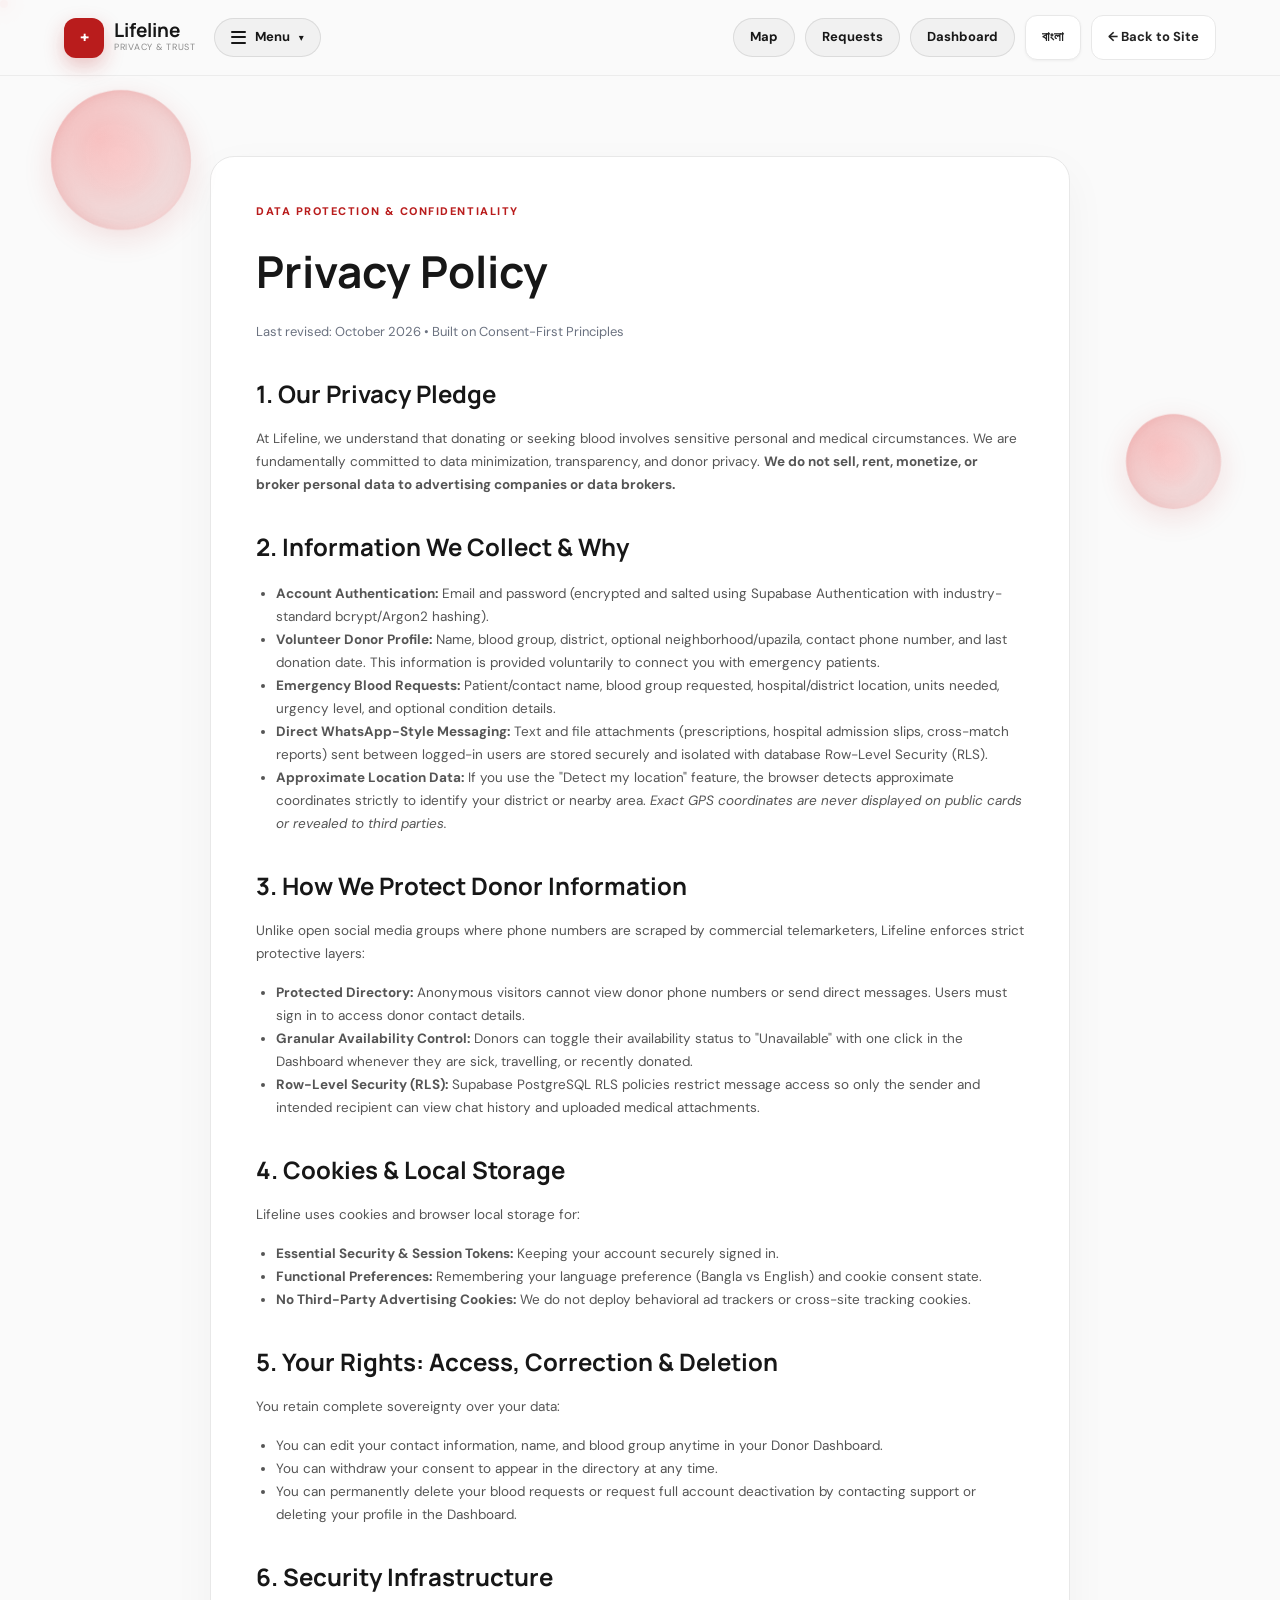
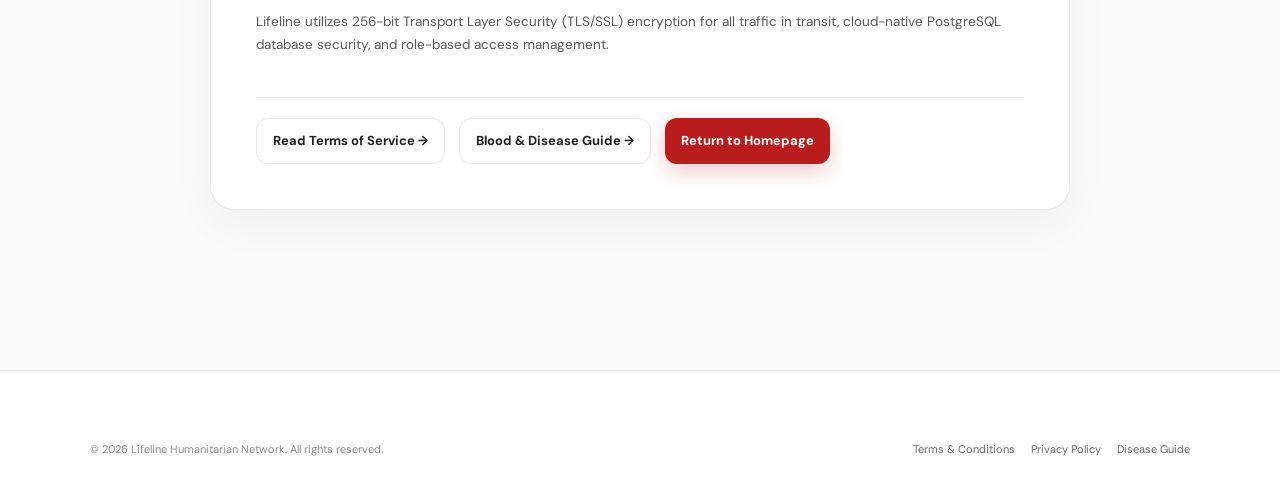
<file: privacy.html>
<!DOCTYPE html>
<html lang="en">
<head>
  <meta charset="UTF-8" />
  <meta name="viewport" content="width=device-width, initial-scale=1.0" />
  <meta name="theme-color" content="#b91c1c" />
  <meta name="description" content="Privacy Policy and Data Protection standards for Lifeline blood donation platform." />
  <title>Privacy Policy — Lifeline</title>

  <link rel="preconnect" href="https://fonts.googleapis.com">
  <link rel="preconnect" href="https://fonts.gstatic.com" crossorigin>
  <link href="https://fonts.googleapis.com/css2?family=DM+Sans:wght@400;500;600;700&family=Manrope:wght@600;700;800&display=swap" rel="stylesheet">
  <link rel="stylesheet" href="styles.css" />
  <link href="https://fonts.googleapis.com/css2?family=Hind+Siliguri:wght@400;500;600;700&display=swap" rel="stylesheet">
</head>

<body>
  <div class="bg-animation-wrapper" aria-hidden="true">
    <div class="floating-cell"></div>
    <div class="floating-cell"></div>
    <div class="plasma-particle"></div>
  </div>

  <header class="site-header">
    <div class="header-brand-group">
      <a class="brand" href="index.html" aria-label="Lifeline home">
        <span class="brand-mark">+</span>
        <span>
          <strong>Lifeline</strong>
          <small>Privacy & Trust</small>
        </span>
      </a>

      <!-- Menu Button that hides all 7 buttons behind 1 clean button -->
      <button class="menu-trigger-btn" id="menu-trigger-btn" type="button" aria-label="Explore pages" aria-expanded="false">
        <span class="menu-burger" aria-hidden="true">
          <span></span><span></span><span></span>
        </span>
        <span class="menu-label">Menu</span>
        <span class="menu-arrow" aria-hidden="true">▾</span>
      </button>
    </div>

    <div class="header-actions">
      <a href="map.html" class="menu-trigger-btn" style="text-decoration: none;">Map</a>
      <a href="requests.html" class="menu-trigger-btn" style="text-decoration: none;">Requests</a>
      <a href="dashboard.html" class="menu-trigger-btn" style="text-decoration: none;">Dashboard</a>
      <button class="language-toggle btn btn-light" id="language-toggle" type="button" aria-label="Toggle language">বাংলা</button>
      <a href="index.html" class="btn btn-light">← Back to Site</a>
    </div>
  </header>

  <!-- Slide-over Navigation Menu Drawer -->
  <div id="nav-menu-drawer" class="nav-menu-drawer hidden" aria-hidden="true">
    <div class="nav-drawer-backdrop" id="nav-drawer-backdrop"></div>
    <div class="nav-drawer-panel" role="dialog" aria-modal="true" aria-label="Navigation Menu">
      <div class="nav-drawer-header">
        <div class="drawer-brand">
          <span class="brand-mark">+</span>
          <strong>Lifeline Portal</strong>
        </div>
        <button class="nav-drawer-close" id="nav-drawer-close" type="button" aria-label="Close menu">✕</button>
      </div>

      <div class="nav-drawer-links">
        <a href="index.html" class="drawer-link-item">
          <span class="drawer-link-icon">🏠</span>
          <div>
            <strong>Home</strong>
            <small>Main emergency landing page</small>
          </div>
          <span class="drawer-arrow">→</span>
        </a>

        
        

        

        <a href="request-blood.html" class="drawer-link-item">
          <span class="drawer-link-icon">🩸</span>
          <div>
            <strong>Request Blood</strong>
            <small>Post an urgent request with auto-matching</small>
          </div>
          <span class="drawer-arrow">→</span>
        </a>

        <a href="find-donors.html" class="drawer-link-item">
          <span class="drawer-link-icon">🔍</span>
          <div>
            <strong>Registered Donors</strong>
            <small>Search and view all registered blood donors</small>
          </div>
          <span class="drawer-arrow">→</span>
        </a>
        <a href="diseases.html" class="drawer-link-item">
          <span class="drawer-link-icon">📖</span>
          <div>
            <strong>Disease Info & Medical Guide</strong>
            <small>Scientific compatibility matrix & diseases</small>
          </div>
          <span class="drawer-arrow">→</span>
        </a>

        <a href="how-it-works.html" class="drawer-link-item">
          <span class="drawer-link-icon">⚙️</span>
          <div>
            <strong>How It Works</strong>
            <small>Step-by-step coordination guide</small>
          </div>
          <span class="drawer-arrow">→</span>
        </a>

        
      </div>

      <div class="nav-drawer-footer">
        <a href="request-blood.html" class="btn btn-primary full-width" style="margin-bottom:8px;">Request Blood Urgently</a>
        <a href="index.html?auth=signup" class="btn btn-light full-width" id="drawer-signin-btn">Register / Sign In</a>
      </div>
    </div>
  </div>

  <main style="padding: 40px 7vw 80px;">
    <div class="legal-content-card">
      <div class="eyebrow">DATA PROTECTION & CONFIDENTIALITY</div>
      <h1 style="font-family: var(--display); font-size: clamp(30px, 4vw, 44px); margin: 0 0 10px;">Privacy Policy</h1>
      <p style="color: var(--muted); font-size: 13px; margin-bottom: 30px;">Last revised: October 2026 • Built on Consent-First Principles</p>

      <h2>1. Our Privacy Pledge</h2>
      <p>
        At Lifeline, we understand that donating or seeking blood involves sensitive personal and medical circumstances.
        We are fundamentally committed to data minimization, transparency, and donor privacy.
        <strong>We do not sell, rent, monetize, or broker personal data to advertising companies or data brokers.</strong>
      </p>

      <h2>2. Information We Collect & Why</h2>
      <ul>
        <li><strong>Account Authentication:</strong> Email and password (encrypted and salted using Supabase Authentication with industry-standard bcrypt/Argon2 hashing).</li>
        <li><strong>Volunteer Donor Profile:</strong> Name, blood group, district, optional neighborhood/upazila, contact phone number, and last donation date. This information is provided voluntarily to connect you with emergency patients.</li>
        <li><strong>Emergency Blood Requests:</strong> Patient/contact name, blood group requested, hospital/district location, units needed, urgency level, and optional condition details.</li>
        <li><strong>Direct WhatsApp-Style Messaging:</strong> Text and file attachments (prescriptions, hospital admission slips, cross-match reports) sent between logged-in users are stored securely and isolated with database Row-Level Security (RLS).</li>
        <li><strong>Approximate Location Data:</strong> If you use the "Detect my location" feature, the browser detects approximate coordinates strictly to identify your district or nearby area. <em>Exact GPS coordinates are never displayed on public cards or revealed to third parties.</em></li>
      </ul>

      <h2>3. How We Protect Donor Information</h2>
      <p>
        Unlike open social media groups where phone numbers are scraped by commercial telemarketers, Lifeline enforces strict protective layers:
      </p>
      <ul>
        <li><strong>Protected Directory:</strong> Anonymous visitors cannot view donor phone numbers or send direct messages. Users must sign in to access donor contact details.</li>
        <li><strong>Granular Availability Control:</strong> Donors can toggle their availability status to "Unavailable" with one click in the Dashboard whenever they are sick, travelling, or recently donated.</li>
        <li><strong>Row-Level Security (RLS):</strong> Supabase PostgreSQL RLS policies restrict message access so only the sender and intended recipient can view chat history and uploaded medical attachments.</li>
      </ul>

      <h2>4. Cookies & Local Storage</h2>
      <p>
        Lifeline uses cookies and browser local storage for:
      </p>
      <ul>
        <li><strong>Essential Security & Session Tokens:</strong> Keeping your account securely signed in.</li>
        <li><strong>Functional Preferences:</strong> Remembering your language preference (Bangla vs English) and cookie consent state.</li>
        <li><strong>No Third-Party Advertising Cookies:</strong> We do not deploy behavioral ad trackers or cross-site tracking cookies.</li>
      </ul>

      <h2>5. Your Rights: Access, Correction & Deletion</h2>
      <p>
        You retain complete sovereignty over your data:
      </p>
      <ul>
        <li>You can edit your contact information, name, and blood group anytime in your Donor Dashboard.</li>
        <li>You can withdraw your consent to appear in the directory at any time.</li>
        <li>You can permanently delete your blood requests or request full account deactivation by contacting support or deleting your profile in the Dashboard.</li>
      </ul>

      <h2>6. Security Infrastructure</h2>
      <p>
        Lifeline utilizes 256-bit Transport Layer Security (TLS/SSL) encryption for all traffic in transit, cloud-native
        PostgreSQL database security, and role-based access management.
      </p>

      <div style="margin-top: 40px; padding-top: 20px; border-top: 1px solid var(--line); display: flex; gap: 14px; flex-wrap: wrap;">
        <a href="terms.html" class="btn btn-light">Read Terms of Service →</a>
        <a href="diseases.html" class="btn btn-light">Blood & Disease Guide →</a>
        <a href="index.html" class="btn btn-primary">Return to Homepage</a>
      </div>
    </div>
  </main>

  <footer class="site-footer">
    <div class="footer-bottom" style="margin-top: 0; border: none;">
      <span>© 2026 Lifeline Humanitarian Network. All rights reserved.</span>
      <div class="footer-bottom-links">
        <a href="terms.html">Terms & Conditions</a>
        <a href="privacy.html">Privacy Policy</a>
        <a href="diseases.html">Disease Guide</a>
      </div>
    </div>
  </footer>

  <script>
    const navMenuBtn = document.getElementById("menu-trigger-btn");
    const navDrawer = document.getElementById("nav-menu-drawer");
    const navBackdrop = document.getElementById("nav-drawer-backdrop");
    const navClose = document.getElementById("nav-drawer-close");

    function openNavDrawer() {
      navDrawer?.classList.remove("hidden");
      navMenuBtn?.setAttribute("aria-expanded", "true");
      navMenuBtn?.classList.add("is-active");
      document.body.style.overflow = "hidden";
    }

    function closeNavDrawer() {
      navDrawer?.classList.add("hidden");
      navMenuBtn?.setAttribute("aria-expanded", "false");
      navMenuBtn?.classList.remove("is-active");
      document.body.style.overflow = "";
    }

    navMenuBtn?.addEventListener("click", () => {
      if (navDrawer?.classList.contains("hidden")) {
        openNavDrawer();
      } else {
        closeNavDrawer();
      }
    });

    navClose?.addEventListener("click", closeNavDrawer);
    navBackdrop?.addEventListener("click", closeNavDrawer);
    document.addEventListener("keydown", (e) => {
      if (e.key === "Escape" && !navDrawer?.classList.contains("hidden")) {
        closeNavDrawer();
      }
    });
  
    // Language & Bangla font toggle support
    const langBtn = document.getElementById("language-toggle");
    let currentLang = localStorage.getItem("lifeline-language") || "en";
    function updateLang(lang) {
      currentLang = lang === "bn" ? "bn" : "en";
      localStorage.setItem("lifeline-language", currentLang);
      document.documentElement.lang = currentLang;
      if (langBtn) langBtn.textContent = currentLang === "en" ? "🌐 বাংলা" : "🌐 English";
    }
    updateLang(currentLang);
    langBtn?.addEventListener("click", () => updateLang(currentLang === "en" ? "bn" : "en"));

  </script>
  <script src="translator.js"></script>
</body>
</html>
</file>
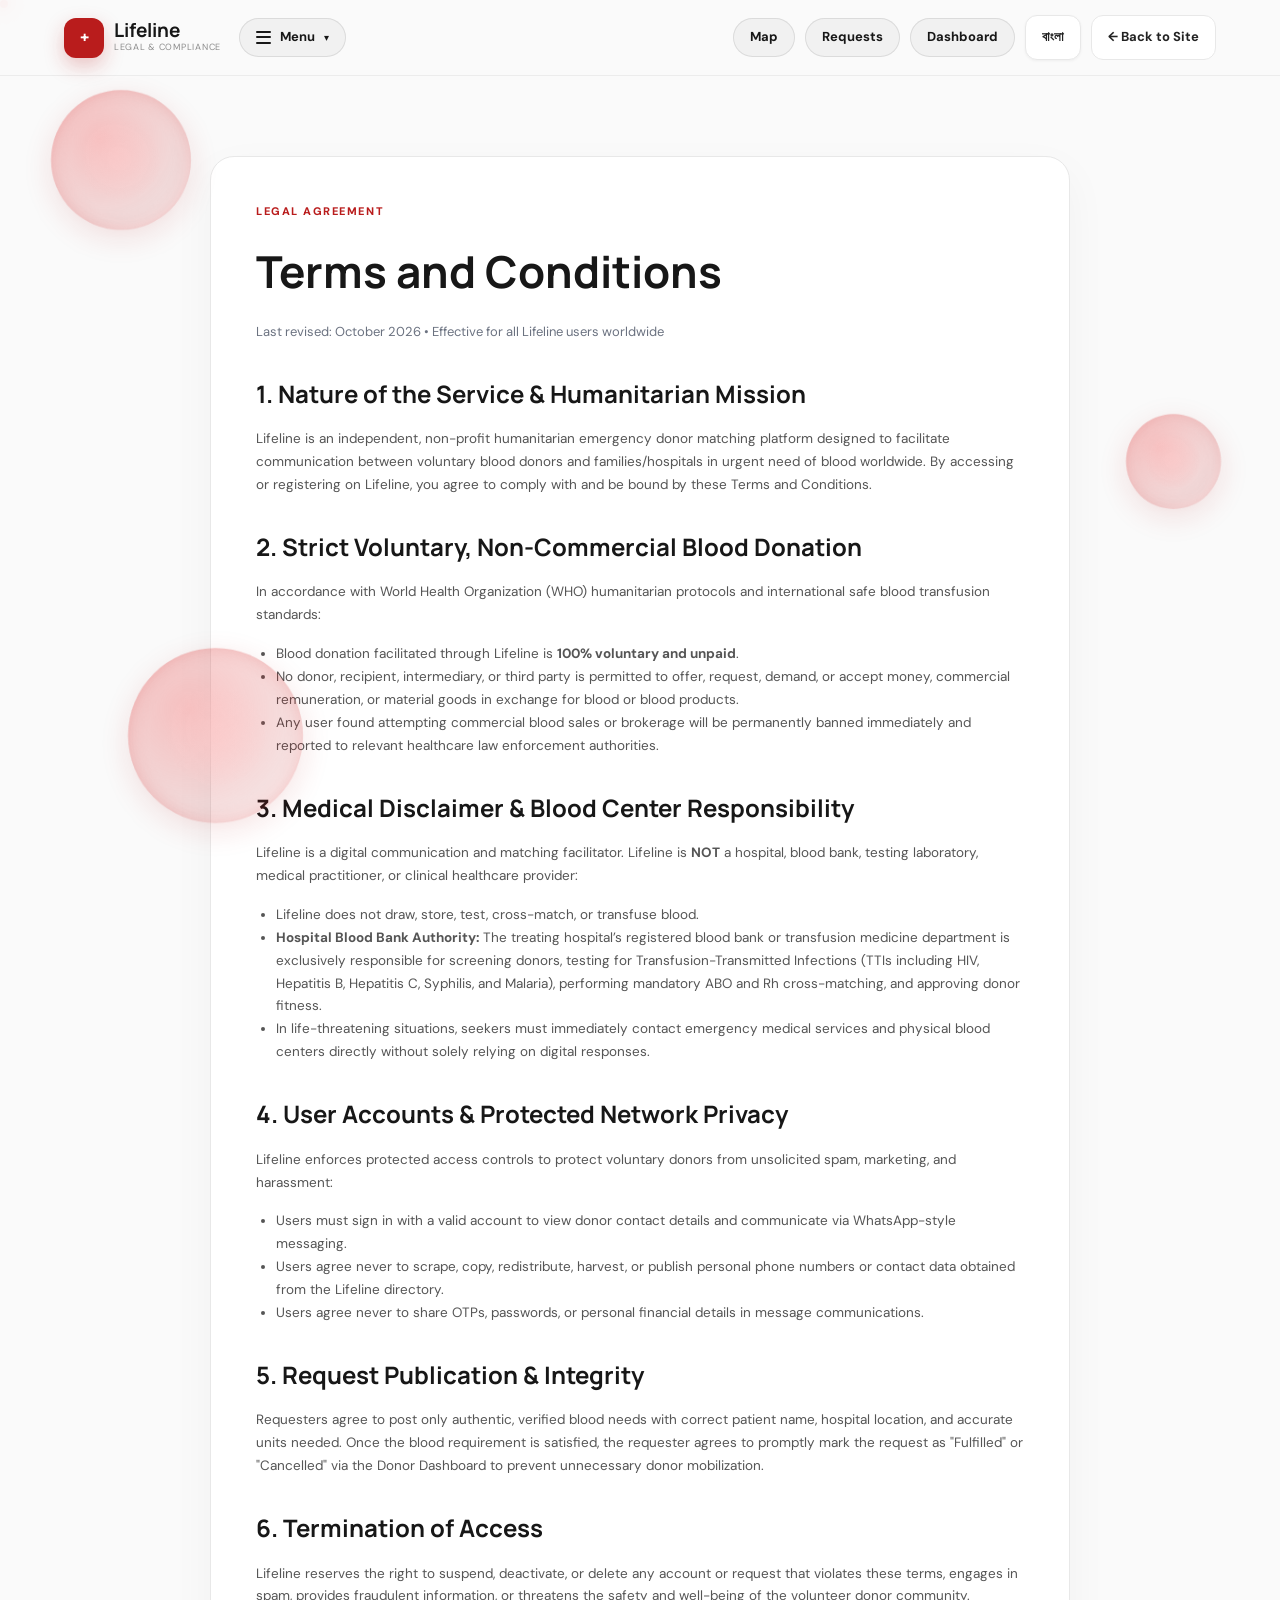
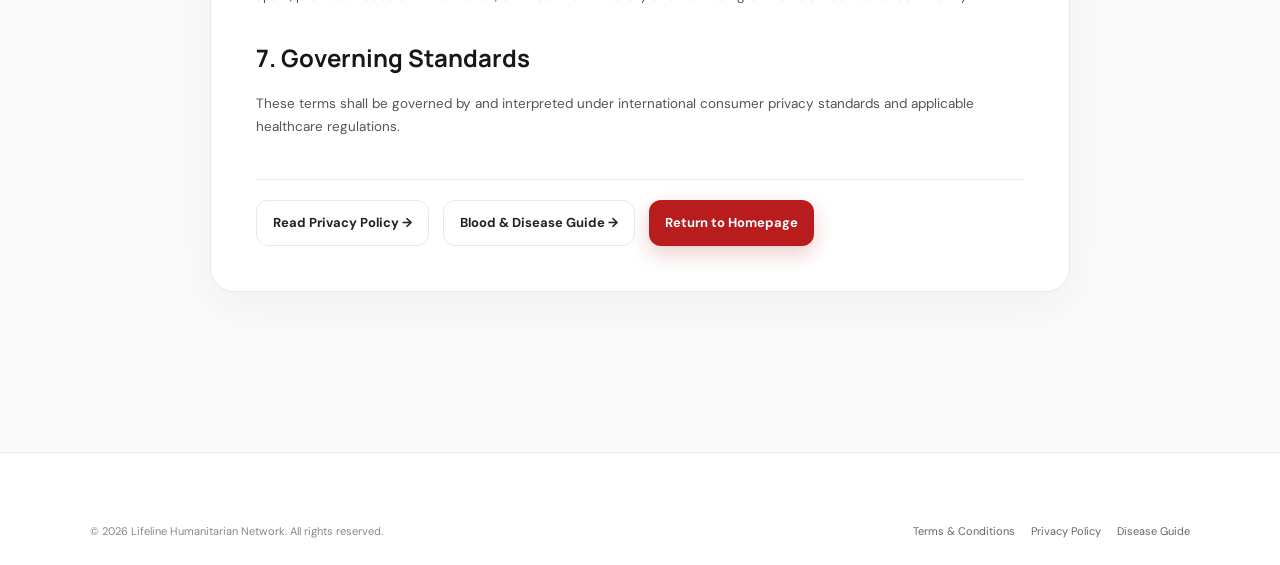
<file: terms.html>
<!DOCTYPE html>
<html lang="en">
<head>
  <meta charset="UTF-8" />
  <meta name="viewport" content="width=device-width, initial-scale=1.0" />
  <meta name="theme-color" content="#b91c1c" />
  <meta name="description" content="Terms and Conditions for Lifeline emergency blood matching platform." />
  <title>Terms & Conditions — Lifeline</title>

  <link rel="preconnect" href="https://fonts.googleapis.com">
  <link rel="preconnect" href="https://fonts.gstatic.com" crossorigin>
  <link href="https://fonts.googleapis.com/css2?family=DM+Sans:wght@400;500;600;700&family=Manrope:wght@600;700;800&display=swap" rel="stylesheet">
  <link rel="stylesheet" href="styles.css" />
  <link href="https://fonts.googleapis.com/css2?family=Hind+Siliguri:wght@400;500;600;700&display=swap" rel="stylesheet">
</head>

<body>
  <div class="bg-animation-wrapper" aria-hidden="true">
    <div class="floating-cell"></div>
    <div class="floating-cell"></div>
    <div class="floating-cell"></div>
    <div class="plasma-particle"></div>
  </div>

  <header class="site-header">
    <div class="header-brand-group">
      <a class="brand" href="index.html" aria-label="Lifeline home">
        <span class="brand-mark">+</span>
        <span>
          <strong>Lifeline</strong>
          <small>Legal & Compliance</small>
        </span>
      </a>

      <!-- Menu Button that hides all 7 buttons behind 1 clean button -->
      <button class="menu-trigger-btn" id="menu-trigger-btn" type="button" aria-label="Explore pages" aria-expanded="false">
        <span class="menu-burger" aria-hidden="true">
          <span></span><span></span><span></span>
        </span>
        <span class="menu-label">Menu</span>
        <span class="menu-arrow" aria-hidden="true">▾</span>
      </button>
    </div>

    <div class="header-actions">
      <a href="map.html" class="menu-trigger-btn" style="text-decoration: none;">Map</a>
      <a href="requests.html" class="menu-trigger-btn" style="text-decoration: none;">Requests</a>
      <a href="dashboard.html" class="menu-trigger-btn" style="text-decoration: none;">Dashboard</a>
      <button class="language-toggle btn btn-light" id="language-toggle" type="button" aria-label="Toggle language">বাংলা</button>
      <a href="index.html" class="btn btn-light">← Back to Site</a>
    </div>
  </header>

  <!-- Slide-over Navigation Menu Drawer -->
  <div id="nav-menu-drawer" class="nav-menu-drawer hidden" aria-hidden="true">
    <div class="nav-drawer-backdrop" id="nav-drawer-backdrop"></div>
    <div class="nav-drawer-panel" role="dialog" aria-modal="true" aria-label="Navigation Menu">
      <div class="nav-drawer-header">
        <div class="drawer-brand">
          <span class="brand-mark">+</span>
          <strong>Lifeline Portal</strong>
        </div>
        <button class="nav-drawer-close" id="nav-drawer-close" type="button" aria-label="Close menu">✕</button>
      </div>

      <div class="nav-drawer-links">
        <a href="index.html" class="drawer-link-item">
          <span class="drawer-link-icon">🏠</span>
          <div>
            <strong>Home</strong>
            <small>Main emergency landing page</small>
          </div>
          <span class="drawer-arrow">→</span>
        </a>

        
        

        

        <a href="request-blood.html" class="drawer-link-item">
          <span class="drawer-link-icon">🩸</span>
          <div>
            <strong>Request Blood</strong>
            <small>Post an urgent request with auto-matching</small>
          </div>
          <span class="drawer-arrow">→</span>
        </a>

        <a href="find-donors.html" class="drawer-link-item">
          <span class="drawer-link-icon">🔍</span>
          <div>
            <strong>Registered Donors</strong>
            <small>Search and view all registered blood donors</small>
          </div>
          <span class="drawer-arrow">→</span>
        </a>
        <a href="diseases.html" class="drawer-link-item">
          <span class="drawer-link-icon">📖</span>
          <div>
            <strong>Disease Info & Medical Guide</strong>
            <small>Scientific compatibility matrix & diseases</small>
          </div>
          <span class="drawer-arrow">→</span>
        </a>

        <a href="how-it-works.html" class="drawer-link-item">
          <span class="drawer-link-icon">⚙️</span>
          <div>
            <strong>How It Works</strong>
            <small>Step-by-step coordination guide</small>
          </div>
          <span class="drawer-arrow">→</span>
        </a>

        
      </div>

      <div class="nav-drawer-footer">
        <a href="request-blood.html" class="btn btn-primary full-width" style="margin-bottom:8px;">Request Blood Urgently</a>
        <a href="index.html?auth=signup" class="btn btn-light full-width" id="drawer-signin-btn">Register / Sign In</a>
      </div>
    </div>
  </div>

  <main style="padding: 40px 7vw 80px;">
    <div class="legal-content-card">
      <div class="eyebrow">LEGAL AGREEMENT</div>
      <h1 style="font-family: var(--display); font-size: clamp(30px, 4vw, 44px); margin: 0 0 10px;">Terms and Conditions</h1>
      <p style="color: var(--muted); font-size: 13px; margin-bottom: 30px;">Last revised: October 2026 • Effective for all Lifeline users worldwide</p>

      <h2>1. Nature of the Service & Humanitarian Mission</h2>
      <p>
        Lifeline is an independent, non-profit humanitarian emergency donor matching platform designed to facilitate
        communication between voluntary blood donors and families/hospitals in urgent need of blood worldwide.
        By accessing or registering on Lifeline, you agree to comply with and be bound by these Terms and Conditions.
      </p>

      <h2>2. Strict Voluntary, Non-Commercial Blood Donation</h2>
      <p>
        In accordance with World Health Organization (WHO) humanitarian protocols and international safe blood transfusion standards:
      </p>
      <ul>
        <li>Blood donation facilitated through Lifeline is <strong>100% voluntary and unpaid</strong>.</li>
        <li>No donor, recipient, intermediary, or third party is permitted to offer, request, demand, or accept money, commercial remuneration, or material goods in exchange for blood or blood products.</li>
        <li>Any user found attempting commercial blood sales or brokerage will be permanently banned immediately and reported to relevant healthcare law enforcement authorities.</li>
      </ul>

      <h2>3. Medical Disclaimer & Blood Center Responsibility</h2>
      <p>
        Lifeline is a digital communication and matching facilitator. Lifeline is <strong>NOT</strong> a hospital, blood bank,
        testing laboratory, medical practitioner, or clinical healthcare provider:
      </p>
      <ul>
        <li>Lifeline does not draw, store, test, cross-match, or transfuse blood.</li>
        <li><strong>Hospital Blood Bank Authority:</strong> The treating hospital’s registered blood bank or transfusion medicine department is exclusively responsible for screening donors, testing for Transfusion-Transmitted Infections (TTIs including HIV, Hepatitis B, Hepatitis C, Syphilis, and Malaria), performing mandatory ABO and Rh cross-matching, and approving donor fitness.</li>
        <li>In life-threatening situations, seekers must immediately contact emergency medical services and physical blood centers directly without solely relying on digital responses.</li>
      </ul>

      <h2>4. User Accounts & Protected Network Privacy</h2>
      <p>
        Lifeline enforces protected access controls to protect voluntary donors from unsolicited spam, marketing, and harassment:
      </p>
      <ul>
        <li>Users must sign in with a valid account to view donor contact details and communicate via WhatsApp-style messaging.</li>
        <li>Users agree never to scrape, copy, redistribute, harvest, or publish personal phone numbers or contact data obtained from the Lifeline directory.</li>
        <li>Users agree never to share OTPs, passwords, or personal financial details in message communications.</li>
      </ul>

      <h2>5. Request Publication & Integrity</h2>
      <p>
        Requesters agree to post only authentic, verified blood needs with correct patient name, hospital location, and accurate units needed.
        Once the blood requirement is satisfied, the requester agrees to promptly mark the request as "Fulfilled" or "Cancelled" via the Donor Dashboard
        to prevent unnecessary donor mobilization.
      </p>

      <h2>6. Termination of Access</h2>
      <p>
        Lifeline reserves the right to suspend, deactivate, or delete any account or request that violates these terms, engages in spam,
        provides fraudulent information, or threatens the safety and well-being of the volunteer donor community.
      </p>

      <h2>7. Governing Standards</h2>
      <p>
        These terms shall be governed by and interpreted under international consumer privacy standards and applicable healthcare regulations.
      </p>

      <div style="margin-top: 40px; padding-top: 20px; border-top: 1px solid var(--line); display: flex; gap: 14px; flex-wrap: wrap;">
        <a href="privacy.html" class="btn btn-light">Read Privacy Policy →</a>
        <a href="diseases.html" class="btn btn-light">Blood & Disease Guide →</a>
        <a href="index.html" class="btn btn-primary">Return to Homepage</a>
      </div>
    </div>
  </main>

  <footer class="site-footer">
    <div class="footer-bottom" style="margin-top: 0; border: none;">
      <span>© 2026 Lifeline Humanitarian Network. All rights reserved.</span>
      <div class="footer-bottom-links">
        <a href="terms.html">Terms & Conditions</a>
        <a href="privacy.html">Privacy Policy</a>
        <a href="diseases.html">Disease Guide</a>
      </div>
    </div>
  </footer>

  <script>
    const navMenuBtn = document.getElementById("menu-trigger-btn");
    const navDrawer = document.getElementById("nav-menu-drawer");
    const navBackdrop = document.getElementById("nav-drawer-backdrop");
    const navClose = document.getElementById("nav-drawer-close");

    function openNavDrawer() {
      navDrawer?.classList.remove("hidden");
      navMenuBtn?.setAttribute("aria-expanded", "true");
      navMenuBtn?.classList.add("is-active");
      document.body.style.overflow = "hidden";
    }

    function closeNavDrawer() {
      navDrawer?.classList.add("hidden");
      navMenuBtn?.setAttribute("aria-expanded", "false");
      navMenuBtn?.classList.remove("is-active");
      document.body.style.overflow = "";
    }

    navMenuBtn?.addEventListener("click", () => {
      if (navDrawer?.classList.contains("hidden")) {
        openNavDrawer();
      } else {
        closeNavDrawer();
      }
    });

    navClose?.addEventListener("click", closeNavDrawer);
    navBackdrop?.addEventListener("click", closeNavDrawer);
    document.addEventListener("keydown", (e) => {
      if (e.key === "Escape" && !navDrawer?.classList.contains("hidden")) {
        closeNavDrawer();
      }
    });
  
    // Language & Bangla font toggle support
    const langBtn = document.getElementById("language-toggle");
    let currentLang = localStorage.getItem("lifeline-language") || "en";
    function updateLang(lang) {
      currentLang = lang === "bn" ? "bn" : "en";
      localStorage.setItem("lifeline-language", currentLang);
      document.documentElement.lang = currentLang;
      if (langBtn) langBtn.textContent = currentLang === "en" ? "🌐 বাংলা" : "🌐 English";
    }
    updateLang(currentLang);
    langBtn?.addEventListener("click", () => updateLang(currentLang === "en" ? "bn" : "en"));

  </script>
  <script src="translator.js"></script>
</body>
</html>
</file>
<file: styles.css>
:root {
  --red: #b91c1c;
  --red-dark: #7f1d1d;
  --red-soft: #fef2f2;
  --ink: #171717;
  --muted: #6b7280;
  --line: #e8e8e8;
  --paper: #fff;
  --bg: #fafafa;
  --green: #15803d;
  --wa-green: #00a884;
  --wa-dark: #128c7e;
  --wa-bubble-out: #d9fdd3;
  --wa-bubble-in: #ffffff;
  --wa-chat-bg: #efeae2;
  --shadow: 0 22px 70px rgba(20, 20, 20, 0.10);
  --shadow-glow: 0 20px 45px rgba(185, 28, 28, 0.14);
  --radius: 24px;
  --font: "DM Sans", system-ui, sans-serif;
  --display: "Manrope", system-ui, sans-serif;
  --transition-smooth: all 0.28s cubic-bezier(0.4, 0, 0.2, 1);
  --transition-bounce: all 0.35s cubic-bezier(0.16, 1, 0.3, 1);
}

* {
  box-sizing: border-box;
}

html {
  scroll-behavior: smooth;
}

body {
  margin: 0;
  background: var(--bg);
  color: var(--ink);
  font-family: var(--font);
  line-height: 1.55;
  overflow-x: hidden;
  position: relative;
  animation: pageFadeIn 0.4s ease-out;
}

@keyframes pageFadeIn {
  from { opacity: 0; transform: translateY(4px); }
  to { opacity: 1; transform: translateY(0); }
}

/* ============================================================ */
/* BANGLA FONT & LANGUAGE TOGGLE SUPPORT                         */
/* ============================================================ */

html[lang="bn"],
html[lang="bn"] body,
html[lang="bn"] button,
html[lang="bn"] input,
html[lang="bn"] select,
html[lang="bn"] textarea,
html[lang="bn"] h1,
html[lang="bn"] h2,
html[lang="bn"] h3,
html[lang="bn"] h4 {
  font-family: 'Hind Siliguri', 'DM Sans', system-ui, -apple-system, sans-serif !important;
}

.language-toggle {
  display: inline-flex;
  align-items: center;
  justify-content: center;
  gap: 6px;
  font-weight: 600;
  font-size: 13px;
  padding: 8px 14px;
  border-radius: 999px;
  cursor: pointer;
  border: 1px solid var(--line);
  background: var(--paper);
  color: var(--ink);
  transition: var(--transition-smooth);
  box-shadow: 0 1px 3px rgba(0, 0, 0, 0.05);
  user-select: none;
}

.language-toggle:hover {
  background: #f3f4f6;
  border-color: #d1d5db;
  transform: translateY(-1px);
}

/* Hide Google Translate toolbar & iframe artifacts */
.goog-te-banner-frame.skiptranslate,
.goog-te-banner-frame,
iframe.goog-te-banner-frame {
  display: none !important;
}
body {
  top: 0px !important;
}
#goog-gt-tt,
.goog-te-balloon-frame,
.goog-text-highlight,
.skiptranslate,
#google_translate_element {
  display: none !important;
}

/* ============================================================ */
/* 6. UNIVERSAL HYPERLINK & INTERACTION TRANSITIONS (REQ 6)     */
/* ============================================================ */

a {
  text-decoration: none;
  color: inherit;
  transition: var(--transition-smooth);
  position: relative;
}

a:hover {
  color: var(--red);
}

button {
  cursor: pointer;
  font: inherit;
  transition: var(--transition-bounce);
}

button:active {
  transform: scale(0.98);
}

input, select, textarea {
  font: inherit;
  transition: border-color 0.2s ease, box-shadow 0.2s ease, background-color 0.2s ease;
}

.main-nav a {
  display: inline-block;
  padding: 6px 0;
  transition: color 0.25s ease, transform 0.2s ease;
  position: relative;
}

.main-nav a::after {
  content: '';
  position: absolute;
  bottom: 0;
  left: 50%;
  width: 0;
  height: 2px;
  background: var(--red);
  transition: width 0.3s cubic-bezier(0.4, 0, 0.2, 1), left 0.3s cubic-bezier(0.4, 0, 0.2, 1);
  border-radius: 99px;
}

.main-nav a:hover {
  color: var(--red);
  transform: translateY(-1px);
}

.main-nav a:hover::after,
.main-nav a.active::after {
  width: 100%;
  left: 0;
}

.main-nav a.active {
  color: var(--red);
}

.footer-links a {
  display: inline-flex;
  align-items: center;
  gap: 4px;
  transition: color 0.25s ease, transform 0.25s ease;
}

.footer-links a:hover {
  color: var(--red);
  transform: translateX(4px);
}

.announcement-link {
  border: 0;
  background: none;
  color: #fca5a5;
  font-weight: 700;
  cursor: pointer;
  transition: var(--transition-smooth);
}

.announcement-link:hover {
  color: #fff;
  text-decoration: underline;
  transform: translateX(3px);
}

.btn {
  border: 0;
  border-radius: 12px;
  padding: 11px 16px;
  font-weight: 700;
  font-size: 13px;
  transition: var(--transition-bounce);
  display: inline-flex;
  align-items: center;
  justify-content: center;
  gap: 10px;
  position: relative;
  overflow: hidden;
}

.btn:hover {
  transform: translateY(-2px);
  box-shadow: 0 10px 25px rgba(0, 0, 0, 0.1);
}

.btn-primary {
  background: var(--red);
  color: #fff;
  box-shadow: 0 8px 20px rgba(185, 28, 28, 0.22);
  position: relative;
  overflow: hidden;
}

.btn-primary:hover {
  background: var(--red-dark);
  box-shadow: 0 12px 28px rgba(185, 28, 28, 0.35);
}

.btn-primary:active {
  transform: translateY(1px) scale(0.98);
}

.btn-primary::after {
  content: '';
  position: absolute;
  top: -50%;
  left: -70%;
  width: 50%;
  height: 200%;
  background: linear-gradient(90deg, transparent, rgba(255, 255, 255, 0.26), transparent);
  transform: rotate(25deg);
  pointer-events: none;
  animation: btnSweep 4.5s ease-in-out infinite;
}

@keyframes btnSweep {
  0%, 75% { left: -70%; opacity: 0; }
  76% { opacity: 1; }
  100% { left: 150%; opacity: 0; }
}

.btn-primary:hover::after {
  animation: none;
  transition: transform 0.6s ease;
  transform: rotate(25deg) translateY(100%);
}

.btn-ghost {
  background: transparent;
  color: #333;
}

.btn-ghost:hover {
  background: rgba(0, 0, 0, 0.05);
  color: var(--red);
}

.btn-light {
  background: #fff;
  border: 1px solid var(--line);
  color: #222;
}

.btn-light:hover {
  border-color: #cbd5e1;
  background: #f8fafc;
}

.btn-large {
  padding: 14px 22px;
  font-size: 14px;
  border-radius: 14px;
}

.icon-btn {
  border: 0;
  background: #fff;
  border: 1px solid var(--line);
  border-radius: 11px;
  padding: 8px 10px;
  transition: var(--transition-smooth);
}

.icon-btn:hover {
  background: #f3f4f6;
  border-color: #ccc;
}

/* ============================================================ */
/* 3. DYNAMIC BACKGROUND ANIMATIONS & PARTICLES (REQ 3)        */
/* ============================================================ */

/* Ambient floating blood cells & particles container */
.bg-animation-wrapper {
  position: fixed;
  inset: 0;
  pointer-events: none;
  z-index: 0;
  overflow: hidden;
}

.ambient-blood-canvas {
  position: absolute;
  inset: 0;
  width: 100%;
  height: 100%;
  pointer-events: none;
  z-index: 1;
}

.floating-cell {
  position: absolute;
  border-radius: 50%;
  background: radial-gradient(circle at 35% 35%, rgba(239, 68, 68, 0.32) 0%, rgba(185, 28, 28, 0.14) 65%, transparent 100%);
  box-shadow: inset 0 0 18px rgba(220, 38, 38, 0.22), 0 8px 30px rgba(185, 28, 28, 0.12);
  filter: blur(0.5px);
  will-change: transform, opacity;
  animation: floatCell 14s infinite ease-in-out;
}

.floating-cell::after {
  content: '';
  position: absolute;
  inset: 22%;
  border-radius: 50%;
  background: radial-gradient(circle, rgba(254, 202, 202, 0.45) 0%, transparent 80%);
}

.floating-cell:nth-child(1) { width: 140px; height: 140px; top: 10%; left: 4%; animation-duration: 18s; animation-delay: 0s; }
.floating-cell:nth-child(2) { width: 95px; height: 95px; top: 46%; left: 88%; animation-duration: 22s; animation-delay: -4s; }
.floating-cell:nth-child(3) { width: 175px; height: 175px; top: 72%; left: 10%; animation-duration: 26s; animation-delay: -8s; }
.floating-cell:nth-child(4) { width: 80px; height: 80px; top: 22%; left: 76%; animation-duration: 16s; animation-delay: -2s; }
.floating-cell:nth-child(5) { width: 115px; height: 115px; top: 84%; left: 70%; animation-duration: 20s; animation-delay: -11s; }
.floating-cell:nth-child(6) { width: 65px; height: 65px; top: 58%; left: 42%; animation-duration: 15s; animation-delay: -6s; }

@keyframes floatCell {
  0% {
    transform: translate3d(0, 0, 0) rotate(0deg) scale(1);
    opacity: 0.8;
  }
  33% {
    transform: translate3d(24px, -32px, 0) rotate(25deg) scale(1.06);
    opacity: 0.95;
  }
  66% {
    transform: translate3d(-18px, 24px, 0) rotate(50deg) scale(0.95);
    opacity: 0.75;
  }
  100% {
    transform: translate3d(0, 0, 0) rotate(0deg) scale(1);
    opacity: 0.8;
  }
}

/* Glowing plasma particles */
.plasma-particle {
  position: absolute;
  width: 8px;
  height: 8px;
  border-radius: 50%;
  background: #f87171;
  box-shadow: 0 0 14px 4px rgba(239, 68, 68, 0.65);
  animation: driftSlow 12s infinite linear;
}

.plasma-particle:nth-child(7) { top: 18%; left: 22%; animation-duration: 14s; }
.plasma-particle:nth-child(8) { top: 62%; left: 82%; animation-duration: 18s; animation-delay: -5s; }
.plasma-particle:nth-child(9) { top: 38%; left: 58%; animation-duration: 16s; animation-delay: -9s; }

@keyframes driftSlow {
  0% { transform: translateY(0) translateX(0); opacity: 0; }
  20% { opacity: 0.85; }
  80% { opacity: 0.85; }
  100% { transform: translateY(-120px) translateX(40px); opacity: 0; }
}

/* Dynamic ECG Heartbeat Line across hero */
.ecg-line-container {
  width: 100%;
  max-width: 520px;
  height: 38px;
  overflow: hidden;
  position: relative;
  margin: 14px 0 18px;
}

.ecg-svg {
  width: 100%;
  height: 100%;
  display: block;
}

/* Faint crisp track - always visible baseline */
.ecg-track {
  fill: none;
  stroke: rgba(239, 68, 68, 0.22);
  stroke-width: 2;
  stroke-linecap: round;
  stroke-linejoin: round;
}

/* Glowing active heartbeat wave that sweeps across */
.ecg-pulse {
  fill: none;
  stroke: #dc2626;
  stroke-width: 2.6;
  stroke-linecap: round;
  stroke-linejoin: round;
  stroke-dasharray: 140 520;
  stroke-dashoffset: 660;
  animation: ecgSweep 2.8s linear infinite;
  filter: drop-shadow(0 0 5px rgba(220, 38, 38, 0.75));
}

@keyframes ecgSweep {
  0% { stroke-dashoffset: 660; }
  100% { stroke-dashoffset: -140; }
}

/* Enhanced Hero Section with transparent background so floating cells show */
.hero {
  min-height: 680px;
  display: grid;
  grid-template-columns: 1fr 0.9fr;
  align-items: center;
  gap: 70px;
  padding-top: 80px;
  background: transparent;
  position: relative;
  z-index: 1;
}

.orb {
  position: absolute;
  border-radius: 50%;
  filter: blur(20px);
  animation: orbPulse 8s infinite alternate ease-in-out;
}

.orb-one {
  width: 380px;
  height: 380px;
  background: radial-gradient(circle, rgba(254, 226, 226, 0.85) 0%, rgba(254, 202, 202, 0.4) 60%, transparent 80%);
  right: 5%;
  top: 5%;
}

.orb-two {
  width: 260px;
  height: 260px;
  background: radial-gradient(circle, rgba(254, 202, 202, 0.7) 0%, rgba(254, 226, 226, 0.3) 60%, transparent 80%);
  left: 8%;
  bottom: 5%;
  animation-delay: -4s;
}

@keyframes orbPulse {
  0% { transform: scale(1) translate(0, 0); opacity: 0.6; }
  100% { transform: scale(1.12) translate(15px, -15px); opacity: 0.9; }
}

/* Card hover lift & glowing border */
.donor-card, .step-card, .request-item-card, .dashboard-card, .mission-card, .match-card, .guide-disease-card {
  transition: transform 0.32s cubic-bezier(0.16, 1, 0.3, 1), box-shadow 0.32s cubic-bezier(0.16, 1, 0.3, 1), border-color 0.32s ease;
}

.donor-card:hover, .request-item-card:hover, .mission-card:hover, .guide-disease-card:hover {
  transform: translateY(-6px);
  box-shadow: 0 20px 42px -10px rgba(220, 38, 38, 0.15), 0 8px 20px rgba(0, 0, 0, 0.04);
  border-color: #fca5a5;
}

.step-card:hover {
  transform: translateY(-5px);
  box-shadow: 0 18px 38px -8px rgba(0, 0, 0, 0.09);
  border-color: #e5e7eb;
}

/* ============================================================ */
/* SCROLL REVEAL & EYE-CATCHING ANIMATIONS                      */
/* ============================================================ */

.reveal-on-scroll {
  opacity: 0;
  transform: translateY(28px);
  transition: opacity 0.65s cubic-bezier(0.16, 1, 0.3, 1), transform 0.65s cubic-bezier(0.16, 1, 0.3, 1);
  will-change: opacity, transform;
}

.reveal-on-scroll.is-revealed {
  opacity: 1;
  transform: translateY(0);
}

.reveal-delay-1 { transition-delay: 0.12s; }
.reveal-delay-2 { transition-delay: 0.24s; }
.reveal-delay-3 { transition-delay: 0.36s; }
.reveal-delay-4 { transition-delay: 0.48s; }

/* Pulse radar ring for live indicators */
.status-pill span, .available-dot {
  animation: pulseDot 2s infinite ease-in-out;
}

@keyframes pulseDot {
  0% { transform: scale(1); opacity: 1; }
  50% { transform: scale(1.3); opacity: 0.75; }
  100% { transform: scale(1); opacity: 1; }
}

@media (prefers-reduced-motion: reduce) {
  .reveal-on-scroll {
    opacity: 1 !important;
    transform: none !important;
    transition: none !important;
  }
  .blood-symbol, .blood-ripple, .btn-primary::after, .ecg-svg, .ecg-line-container::after, .floating-cell, .plasma-particle, .float-one, .float-two {
    animation: none !important;
  }
}

/* ============================================================ */
/* STANDARD LAYOUT & COMPONENTS                                 */
/* ============================================================ */

.announcement {
  min-height: 38px;
  background: #181818;
  color: #fff;
  display: flex;
  align-items: center;
  justify-content: center;
  gap: 12px;
  font-size: 12px;
  padding: 8px 18px;
  position: relative;
  z-index: 21;
}

.announcement .pulse-dot {
  width: 8px;
  height: 8px;
  border-radius: 50%;
  background: #f87171;
  box-shadow: 0 0 0 0 rgba(248, 113, 113, 0.7);
  animation: pulseRadar 1.8s infinite;
}

@keyframes pulseRadar {
  0% { box-shadow: 0 0 0 0 rgba(248, 113, 113, 0.8); }
  70% { box-shadow: 0 0 0 8px rgba(248, 113, 113, 0); }
  100% { box-shadow: 0 0 0 0 rgba(248, 113, 113, 0); }
}

.site-header {
  height: 76px;
  background: rgba(250, 250, 250, 0.92);
  backdrop-filter: blur(16px);
  display: flex;
  align-items: center;
  justify-content: space-between;
  padding: 0 5vw;
  position: sticky;
  top: 0;
  z-index: 30;
  border-bottom: 1px solid rgba(0, 0, 0, 0.06);
}

.brand {
  display: flex;
  align-items: center;
  gap: 10px;
}

.brand-mark {
  width: 40px;
  height: 40px;
  display: grid;
  place-items: center;
  background: var(--red);
  color: white;
  border-radius: 12px;
  font-weight: 800;
  box-shadow: 0 8px 20px rgba(185, 28, 28, 0.25);
  transition: transform 0.25s ease;
}

.brand:hover .brand-mark {
  transform: rotate(8deg) scale(1.05);
}

.brand strong {
  font-family: var(--display);
  font-size: 19px;
  display: block;
  line-height: 1.1;
}

.brand small {
  font-size: 9px;
  display: block;
  color: #8b8b8b;
  letter-spacing: 0.08em;
  text-transform: uppercase;
}

.header-brand-group {
  display: flex;
  align-items: center;
  gap: 18px;
}

/* Menu Button that hides the 7 navbar buttons */
.menu-trigger-btn {
  display: inline-flex;
  align-items: center;
  gap: 9px;
  background: rgba(0, 0, 0, 0.04);
  border: 1px solid rgba(0, 0, 0, 0.09);
  padding: 8px 16px;
  border-radius: 99px;
  font-family: var(--font);
  font-size: 13px;
  font-weight: 700;
  color: var(--ink);
  cursor: pointer;
  transition: all 0.25s cubic-bezier(0.4, 0, 0.2, 1);
}

.menu-trigger-btn:hover {
  background: #fef2f2;
  border-color: #fca5a5;
  color: var(--red);
  transform: translateY(-1px);
  box-shadow: 0 4px 12px rgba(220, 38, 38, 0.12);
}

.menu-trigger-btn .menu-burger {
  display: flex;
  flex-direction: column;
  gap: 3.5px;
  width: 15px;
}

.menu-trigger-btn .menu-burger span {
  display: block;
  height: 2px;
  width: 100%;
  background: currentColor;
  border-radius: 2px;
  transition: transform 0.25s ease;
}

.menu-trigger-btn .menu-arrow {
  font-size: 10px;
  transition: transform 0.25s ease;
}

.menu-trigger-btn.is-active .menu-arrow {
  transform: rotate(180deg);
}

/* Hide horizontal main-nav in favor of the menu button */
.main-nav {
  display: none !important;
}

.header-actions {
  display: flex;
  gap: 10px;
  align-items: center;
}

.mobile-menu {
  display: none;
}

/* ============================================================ */
/* SLIDE-OVER NAVIGATION DRAWER & MENU                          */
/* ============================================================ */

.nav-menu-drawer {
  position: fixed;
  inset: 0;
  z-index: 1000;
  display: flex;
  visibility: visible;
  opacity: 1;
  transition: opacity 0.3s cubic-bezier(0.16, 1, 0.3, 1), visibility 0.3s ease;
}

.nav-menu-drawer.hidden {
  opacity: 0;
  visibility: hidden;
  pointer-events: none;
}

.nav-drawer-backdrop {
  position: absolute;
  inset: 0;
  background: rgba(15, 23, 42, 0.55);
  backdrop-filter: blur(6px);
  transition: opacity 0.3s ease;
}

.nav-drawer-panel {
  position: relative;
  z-index: 2;
  width: min(440px, 92vw);
  height: 100%;
  background: #ffffff;
  box-shadow: 10px 0 50px rgba(0, 0, 0, 0.22);
  display: flex;
  flex-direction: column;
  transform: translateX(0);
  transition: transform 0.35s cubic-bezier(0.16, 1, 0.3, 1);
  overflow-y: auto;
}

.nav-menu-drawer.hidden .nav-drawer-panel {
  transform: translateX(-100%);
}

.nav-drawer-header {
  padding: 22px 24px;
  display: flex;
  align-items: center;
  justify-content: space-between;
  border-bottom: 1px solid #f0f0f0;
}

.drawer-brand {
  display: flex;
  align-items: center;
  gap: 10px;
  font-family: var(--display);
  font-size: 17px;
  font-weight: 800;
}

.nav-drawer-close {
  width: 36px;
  height: 36px;
  border-radius: 50%;
  border: 1px solid #e5e7eb;
  background: #f9fafb;
  color: #555;
  font-size: 15px;
  display: grid;
  place-items: center;
  cursor: pointer;
  transition: all 0.2s ease;
}

.nav-drawer-close:hover {
  background: #fee2e2;
  color: var(--red);
  border-color: #fca5a5;
  transform: rotate(90deg);
}

.nav-drawer-links {
  padding: 16px;
  display: flex;
  flex-direction: column;
  gap: 8px;
  flex: 1;
}

.drawer-link-item {
  display: flex;
  align-items: center;
  gap: 14px;
  padding: 12px 16px;
  border-radius: 14px;
  border: 1px solid transparent;
  color: #1f2937;
  text-decoration: none;
  transition: all 0.22s cubic-bezier(0.4, 0, 0.2, 1);
}

.drawer-link-item:hover, .drawer-link-item.active {
  background: #fef2f2;
  border-color: #fee2e2;
  color: var(--red);
  transform: translateX(5px);
}

.drawer-link-icon {
  width: 40px;
  height: 40px;
  border-radius: 12px;
  background: #f3f4f6;
  display: grid;
  place-items: center;
  font-size: 19px;
  flex-shrink: 0;
  transition: background 0.2s ease, transform 0.2s ease;
}

.drawer-link-item:hover .drawer-link-icon,
.drawer-link-item.active .drawer-link-icon {
  background: #fee2e2;
  transform: scale(1.08);
}

.drawer-link-item div {
  flex: 1;
}

.drawer-link-item strong {
  display: block;
  font-size: 14px;
  font-weight: 700;
  color: #111827;
}

.drawer-link-item small {
  display: block;
  font-size: 11px;
  color: #6b7280;
  margin-top: 2px;
}

.drawer-arrow {
  color: #9ca3af;
  font-weight: 800;
  font-size: 14px;
  transition: transform 0.2s ease, color 0.2s ease;
}

.drawer-link-item:hover .drawer-arrow {
  transform: translateX(4px);
  color: var(--red);
}

.nav-drawer-footer {
  padding: 18px 24px;
  border-top: 1px solid #f0f0f0;
  background: #fafafa;
}

/* ============================================================ */
/* LANDING PAGE SERVICES PORTAL GRID                            */
/* ============================================================ */

.portal-section {
  padding: 60px 7vw 80px;
  position: relative;
  z-index: 1;
}

.portal-grid {
  display: grid;
  grid-template-columns: repeat(3, 1fr);
  gap: 22px;
  max-width: 1200px;
  margin: 0 auto;
}

.portal-card {
  background: rgba(255, 255, 255, 0.94);
  border: 1px solid rgba(0, 0, 0, 0.08);
  border-radius: 22px;
  padding: 26px;
  display: flex;
  flex-direction: column;
  text-decoration: none;
  color: inherit;
  transition: all 0.32s cubic-bezier(0.16, 1, 0.3, 1);
  box-shadow: 0 4px 20px rgba(0, 0, 0, 0.03);
  position: relative;
  overflow: hidden;
}

.portal-card:hover {
  transform: translateY(-6px);
  border-color: #fca5a5;
  box-shadow: 0 18px 42px -10px rgba(220, 38, 38, 0.18), 0 4px 12px rgba(0, 0, 0, 0.04);
}

.portal-card-top {
  display: flex;
  align-items: center;
  justify-content: space-between;
  margin-bottom: 16px;
}

.portal-card-icon {
  width: 48px;
  height: 48px;
  border-radius: 14px;
  background: var(--red-soft);
  color: var(--red);
  display: grid;
  place-items: center;
  font-size: 22px;
  transition: transform 0.25s ease;
}

.portal-card:hover .portal-card-icon {
  transform: scale(1.1) rotate(5deg);
}

.portal-card-badge {
  font-size: 10px;
  font-weight: 800;
  padding: 4px 10px;
  border-radius: 99px;
  background: #f3f4f6;
  color: #4b5563;
  letter-spacing: 0.05em;
}

.portal-card h3 {
  font-family: var(--display);
  font-size: 19px;
  font-weight: 800;
  margin: 0 0 8px;
  color: #111827;
}

.portal-card p {
  color: #6b7280;
  font-size: 13px;
  line-height: 1.55;
  margin: 0 0 18px;
  flex: 1;
}

.portal-card-action {
  font-size: 13px;
  font-weight: 800;
  color: var(--red);
  display: inline-flex;
  align-items: center;
  gap: 6px;
  transition: transform 0.2s ease;
}

.portal-card:hover .portal-card-action {
  transform: translateX(5px);
}

@media (max-width: 1024px) {
  .portal-grid {
    grid-template-columns: repeat(2, 1fr);
  }
}

@media (max-width: 640px) {
  .portal-grid {
    grid-template-columns: 1fr;
  }
}

.section {
  padding: 100px 7vw;
  position: relative;
  z-index: 1;
}

.eyebrow {
  font-size: 11px;
  letter-spacing: 0.14em;
  font-weight: 800;
  color: var(--red);
  margin-bottom: 13px;
  text-transform: uppercase;
}

.hero h1 {
  font-family: var(--display);
  font-size: clamp(42px, 5.2vw, 76px);
  line-height: 1.04;
  letter-spacing: -0.05em;
  margin: 0 0 22px;
  max-width: 760px;
}

.hero h1 span {
  color: var(--red);
}

.hero-text {
  font-size: 17px;
  color: #646464;
  max-width: 610px;
  line-height: 1.7;
}

.hero-actions {
  display: flex;
  gap: 12px;
  margin: 30px 0;
  flex-wrap: wrap;
}

.trust-row {
  display: flex;
  align-items: center;
  gap: 12px;
  margin-top: 26px;
}

.avatar-stack {
  display: flex;
}

.avatar-stack span {
  width: 30px;
  height: 30px;
  border-radius: 50%;
  background: #f3f4f6;
  border: 2px solid #fff;
  display: grid;
  place-items: center;
  font-size: 9px;
  font-weight: 800;
  margin-left: -7px;
  color: var(--ink);
}

.avatar-stack span:first-child {
  margin-left: 0;
}

.trust-row strong {
  display: block;
  font-size: 14px;
}

.trust-row small {
  display: block;
  color: #888;
  font-size: 10px;
}

.trust-divider {
  height: 28px;
  width: 1px;
  background: #ddd;
  margin: 0 8px;
}

.hero-visual {
  position: relative;
  min-height: 480px;
  display: grid;
  place-items: center;
}

.hero-card {
  position: relative;
  z-index: 2;
  width: min(390px, 92%);
  background: rgba(255, 255, 255, 0.88);
  backdrop-filter: blur(18px);
  border: 1px solid rgba(255, 255, 255, 0.95);
  border-radius: 28px;
  box-shadow: var(--shadow);
  padding: 30px;
}

.card-topline {
  display: flex;
  justify-content: space-between;
  align-items: center;
}

.status-pill {
  font-size: 10px;
  background: #ecfdf5;
  color: #166534;
  padding: 7px 11px;
  border-radius: 99px;
  font-weight: 800;
  display: inline-flex;
  align-items: center;
}

.status-pill span {
  display: inline-block;
  width: 7px;
  height: 7px;
  border-radius: 50%;
  background: #22c55e;
  margin-right: 6px;
  box-shadow: 0 0 0 2px rgba(34, 197, 94, 0.25);
}

.mini-label {
  font-size: 9px;
  color: #aaa;
  font-weight: 800;
  letter-spacing: 0.1em;
}

.blood-symbol {
  font-size: 68px;
  color: var(--red);
  line-height: 1;
  margin: 26px 0 10px;
  text-align: center;
  display: block;
  user-select: none;
  animation: cardiacBeat 2s cubic-bezier(0.215, 0.61, 0.355, 1) infinite;
  will-change: transform, filter;
  transform-origin: center center;
}

@keyframes cardiacBeat {
  0% { transform: scale(1); filter: drop-shadow(0 4px 10px rgba(220, 38, 38, 0.25)); }
  14% { transform: scale(1.16); filter: drop-shadow(0 6px 20px rgba(220, 38, 38, 0.7)); }
  28% { transform: scale(1.02); filter: drop-shadow(0 4px 10px rgba(220, 38, 38, 0.3)); }
  42% { transform: scale(1.22); filter: drop-shadow(0 8px 26px rgba(220, 38, 38, 0.85)); }
  70% { transform: scale(1); filter: drop-shadow(0 4px 10px rgba(220, 38, 38, 0.25)); }
  100% { transform: scale(1); filter: drop-shadow(0 4px 10px rgba(220, 38, 38, 0.25)); }
}

.hero-card-title {
  font-family: var(--display);
  font-size: 26px;
  text-align: center;
  font-weight: 800;
}

.hero-card p {
  text-align: center;
  color: #777;
  font-size: 12px;
}

.mini-request {
  display: flex;
  align-items: center;
  gap: 10px;
  border: 1px solid #eee;
  border-radius: 15px;
  padding: 11px;
  margin-top: 22px;
  background: #fff;
}

.mini-avatar {
  width: 40px;
  height: 40px;
  border-radius: 12px;
  background: var(--red-soft);
  color: var(--red);
  display: grid;
  place-items: center;
  font-weight: 800;
}

.mini-request strong {
  font-size: 11px;
  display: block;
}

.mini-request span {
  font-size: 9px;
  color: #888;
  display: block;
}

.mini-request .match-score {
  display: none !important;
}

.float-card {
  position: absolute;
  z-index: 3;
  background: #fff;
  border: 1px solid #eee;
  box-shadow: 0 15px 35px rgba(0, 0, 0, 0.10);
  border-radius: 16px;
  padding: 11px 14px;
  display: flex;
  align-items: center;
  gap: 9px;
  font-size: 10px;
  will-change: transform;
}

.float-card strong, .float-card small { display: block; }
.float-card small { color: #999; font-size: 9px; }

.float-one {
  right: -5%;
  top: 18%;
  animation: floatBob1 6s infinite ease-in-out;
}

.float-two {
  left: -14%;
  bottom: 4%;
  animation: floatBob2 7.5s infinite ease-in-out -2s;
}

@keyframes floatBob1 {
  0%, 100% { transform: translateY(0px) rotate(0deg); }
  50% { transform: translateY(-11px) rotate(1.2deg); }
}

@keyframes floatBob2 {
  0%, 100% { transform: translateY(0px) rotate(0deg); }
  50% { transform: translateY(11px) rotate(-1.4deg); }
}
.float-icon {
  width: 32px;
  height: 32px;
  background: var(--red-soft);
  color: var(--red);
  display: grid;
  place-items: center;
  border-radius: 10px;
  font-weight: 800;
}

.impact-strip {
  display: grid;
  grid-template-columns: repeat(4, 1fr);
  background: #181818;
  color: #fff;
  padding: 34px 7vw;
  position: relative;
  z-index: 2;
}

.impact-strip div {
  text-align: center;
  border-right: 1px solid #333;
}

.impact-strip div:last-child {
  border: 0;
}

.impact-strip strong {
  display: block;
  font-family: var(--display);
  font-size: 30px;
  color: #fff;
}

.impact-strip span {
  color: #999;
  font-size: 11px;
}

.section-heading {
  max-width: 750px;
  margin-bottom: 45px;
}

.section-heading.centered {
  text-align: center;
  margin-left: auto;
  margin-right: auto;
}

.section-heading h2 {
  font-family: var(--display);
  font-size: clamp(34px, 4vw, 53px);
  letter-spacing: -0.04em;
  line-height: 1.08;
  margin: 0 0 13px;
}

.section-heading p {
  color: #777;
  margin: 0;
  font-size: 14px;
}

.search-section {
  background: rgba(255, 255, 255, 0.88);
  backdrop-filter: blur(12px);
}

.search-panel {
  max-width: 1050px;
  margin: auto;
  padding: 17px;
  background: #fff;
  border: 1px solid var(--line);
  border-radius: 18px;
  box-shadow: 0 15px 45px rgba(0, 0, 0, 0.05);
  display: grid;
  grid-template-columns: 1fr 1fr 1fr auto;
  gap: 12px;
  align-items: end;
}

.field label {
  display: block;
  font-size: 11px;
  font-weight: 800;
  color: #555;
  margin: 0 0 7px;
}

.field input, .field select, .field textarea {
  width: 100%;
  border: 1px solid #ddd;
  background: #fff;
  border-radius: 11px;
  padding: 11px 12px;
  outline: none;
  color: #222;
}

.field textarea {
  min-height: 85px;
  resize: vertical;
}

.field input:focus, .field select:focus, .field textarea:focus {
  border-color: #fca5a5;
  box-shadow: 0 0 0 3px #fef2f2;
}

.search-btn {
  height: 42px;
}

.donor-grid {
  max-width: 1050px;
  margin: 28px auto 0;
  display: grid;
  grid-template-columns: repeat(3, 1fr);
  gap: 16px;
}

.donor-card {
  border: 1px solid #eee;
  border-radius: 20px;
  background: #fff;
  padding: 20px;
}

.donor-top {
  display: flex;
  align-items: center;
  gap: 12px;
}

.donor-avatar {
  width: 48px;
  height: 48px;
  border-radius: 50% !important;
  background: #fef2f2;
  color: var(--red);
  display: grid;
  place-items: center;
  font-weight: 900;
  overflow: hidden;
  flex-shrink: 0;
}

.donor-avatar img {
  width: 100%;
  height: 100%;
  object-fit: cover;
  border-radius: 50%;
  display: block;
}

.donor-card h3 {
  font-size: 15px;
  margin: 0 0 2px;
}

.donor-card .meta {
  font-size: 11px;
  color: #888;
}

.available-dot {
  margin-left: auto;
  width: 9px;
  height: 9px;
  border-radius: 50%;
  background: #22c55e;
  box-shadow: 0 0 0 5px #ecfdf5;
}

.blood-badge {
  display: inline-block;
  margin: 16px 0 12px;
  padding: 6px 12px;
  background: #181818;
  color: #fff;
  border-radius: 9px;
  font-weight: 800;
  font-size: 12px;
}

.donor-card .details {
  display: flex;
  justify-content: space-between;
  border-top: 1px solid #eee;
  padding-top: 12px;
  font-size: 11px;
  color: #777;
}

.donor-card .details strong {
  color: #333;
  display: block;
  font-size: 12px;
}

.donor-card .contact {
  margin-top: 14px;
  width: 100%;
}

.donor-card-actions {
  display: grid;
  grid-template-columns: 1fr 1fr;
  gap: 8px;
  margin-top: 14px;
}

.locked-card {
  max-width: 1050px;
  margin: 28px auto 0;
  background: #181818;
  color: #fff;
  border-radius: 20px;
  padding: 22px;
  display: flex;
  align-items: center;
  gap: 17px;
}

.lock-icon {
  width: 48px;
  height: 48px;
  background: #2a2a2a;
  border-radius: 14px;
  display: grid;
  place-items: center;
  font-size: 21px;
}

.locked-card strong { font-size: 14px; }
.locked-card p { color: #aaa; font-size: 11px; margin: 4px 0 0; }
.locked-card .btn { margin-left: auto; }

.empty-state {
  text-align: center;
  padding: 45px 20px;
}

.empty-state > div { font-size: 38px; }
.empty-state h3 { margin: 10px 0 4px; font-size: 18px; }
.empty-state p { color: #888; font-size: 12px; }

.request-section {
  background: rgba(247, 247, 247, 0.88);
  backdrop-filter: blur(12px);
}
.request-card {
  max-width: 1180px;
  margin: auto;
  display: grid;
  grid-template-columns: 0.85fr 1.15fr;
  gap: 65px;
  align-items: center;
}

.request-copy h2 {
  font-family: var(--display);
  font-size: 46px;
  line-height: 1.05;
  letter-spacing: -0.045em;
  margin: 0 0 16px;
}

.request-copy > p { color: #777; max-width: 510px; }

.feature-list { margin-top: 30px; }
.feature-list > div { display: flex; gap: 14px; margin: 20px 0; }
.feature-list span { font-size: 11px; font-weight: 900; color: var(--red); padding-top: 3px; }
.feature-list p { margin: 0; font-size: 12px; color: #777; }
.feature-list strong { color: #222; }

.glass-form, .donor-form {
  background: #fff;
  border: 1px solid #e8e8e8;
  border-radius: 24px;
  padding: 28px;
  box-shadow: 0 22px 65px rgba(0, 0, 0, 0.06);
}

.donor-form.is-gated {
  position: relative;
  user-select: none;
}

.donor-form.is-gated::after {
  content: "";
  position: absolute;
  inset: 0;
  border-radius: 24px;
  background: rgba(255, 255, 255, 0.4);
  backdrop-filter: blur(1px);
  cursor: pointer;
  z-index: 5;
}

.form-head {
  display: flex;
  justify-content: space-between;
  align-items: center;
  margin-bottom: 23px;
}

.form-head > div { display: flex; align-items: center; gap: 10px; }
.form-head h3 { margin: 0; font-family: var(--display); font-size: 20px; }
.form-head p { margin: 1px 0 0; color: #999; font-size: 11px; }
.form-icon {
  width: 42px;
  height: 42px;
  background: var(--red-soft);
  color: var(--red);
  border-radius: 12px;
  display: grid;
  place-items: center;
  font-weight: 900;
}

.form-grid {
  display: grid;
  grid-template-columns: 1fr 1fr;
  gap: 14px;
}

.field.full { grid-column: 1 / -1; }
.optional { font-weight: 400; color: #aaa; }
.full-width { width: 100%; }
.form-note { font-size: 10px; color: #999; text-align: center; margin: 10px 0 0; }

.donor-section {
  background: rgba(255, 255, 255, 0.88);
  backdrop-filter: blur(12px);
}
.donor-form-wrap {
  max-width: 1120px;
  margin: auto;
  display: grid;
  grid-template-columns: 1.5fr 0.7fr;
  gap: 24px;
  align-items: start;
}

.check-row {
  display: flex;
  gap: 10px;
  align-items: flex-start;
  padding: 12px 0;
  font-size: 11px;
}

.check-row input { accent-color: var(--red); margin-top: 3px; }
.check-row strong, .check-row small { display: block; }
.check-row small { color: #999; font-size: 9px; margin-top: 2px; }

.eligibility-card {
  background: #181818;
  color: #fff;
  border-radius: 24px;
  padding: 28px;
  position: sticky;
  top: 100px;
}

.eligibility-card h3 { font-family: var(--display); font-size: 24px; margin: 0 0 8px; }
.eligibility-card > p { color: #aaa; font-size: 11px; }
.eligibility-item { display: flex; gap: 12px; margin-top: 20px; }
.eligibility-item > span {
  width: 26px;
  height: 26px;
  background: #2b2b2b;
  border-radius: 8px;
  display: grid;
  place-items: center;
  color: #86efac;
  font-size: 12px;
  flex-shrink: 0;
}
.eligibility-item strong, .eligibility-item small { display: block; }
.eligibility-item strong { font-size: 12px; }
.eligibility-item small { font-size: 10px; color: #999; margin-top: 2px; }

.how-section {
  background: rgba(250, 250, 250, 0.88);
  backdrop-filter: blur(12px);
}
.steps {
  max-width: 1120px;
  margin: auto;
  display: grid;
  grid-template-columns: repeat(3, 1fr);
  gap: 20px;
}

.step-card {
  background: #fff;
  border: 1px solid #eee;
  border-radius: 20px;
  padding: 28px;
  position: relative;
  min-height: 245px;
}

.step-card > span { position: absolute; right: 22px; top: 22px; color: #ccc; font-size: 11px; font-weight: 800; }
.step-icon {
  width: 48px;
  height: 48px;
  background: var(--red-soft);
  color: var(--red);
  display: grid;
  place-items: center;
  border-radius: 14px;
  font-weight: 900;
  margin-bottom: 30px;
  font-size: 20px;
}
.step-card h3 { font-family: var(--display); font-size: 20px; margin: 0 0 8px; }
.step-card p { font-size: 12px; color: #777; margin: 0; }

.mission-section { padding-top: 30px; }
.mission-card {
  max-width: 1120px;
  margin: auto;
  background: #181818;
  color: #fff;
  border-radius: 28px;
  padding: 45px;
  display: grid;
  grid-template-columns: 1fr 1fr;
  gap: 50px;
  align-items: center;
}

.mission-card h2 {
  font-family: var(--display);
  font-size: 38px;
  line-height: 1.08;
  letter-spacing: -0.04em;
  margin: 0;
}

.mission-card h2 span { color: #fca5a5; }
.mission-points { display: grid; grid-template-columns: 1fr 1fr 1fr; gap: 15px; }
.mission-points div { border-left: 1px solid #3b3b3b; padding-left: 14px; }
.mission-points strong, .mission-points span { display: block; }
.mission-points strong { font-size: 12px; }
.mission-points span { font-size: 10px; color: #999; margin-top: 5px; }

/* Pro Footer with Legal & Trust Badges (Req 5) */
.site-footer {
  background: #fff;
  border-top: 1px solid #eee;
  padding: 50px 7vw 25px;
  position: relative;
  z-index: 2;
}

.footer-main {
  display: grid;
  grid-template-columns: 1.3fr 1fr 1.3fr;
  gap: 35px;
  align-items: start;
}

.footer-main > p {
  color: #777;
  font-size: 12px;
  margin: 8px 0 0;
  max-width: 380px;
  line-height: 1.6;
}

.footer-links-col h4 {
  font-size: 13px;
  margin: 0 0 14px;
  font-weight: 700;
  color: var(--ink);
}

.footer-links-col ul {
  list-style: none;
  padding: 0;
  margin: 0;
  display: flex;
  flex-direction: column;
  gap: 9px;
  font-size: 12px;
  color: #666;
}

.footer-trust-badges {
  display: flex;
  flex-direction: column;
  gap: 10px;
}

.trust-badge-item {
  display: flex;
  align-items: center;
  gap: 8px;
  font-size: 11px;
  color: #555;
  background: #fafafa;
  padding: 8px 12px;
  border-radius: 10px;
  border: 1px solid #eee;
}

.footer-bottom {
  border-top: 1px solid #eee;
  margin-top: 36px;
  padding-top: 20px;
  display: flex;
  justify-content: space-between;
  align-items: center;
  color: #888;
  font-size: 11px;
  flex-wrap: wrap;
  gap: 12px;
}

.footer-bottom-links {
  display: flex;
  gap: 16px;
  font-size: 11px;
  color: #666;
}

.footer-bottom-links a:hover {
  color: var(--red);
}

.text-btn {
  border: 0;
  background: none;
  color: var(--red);
  font-weight: 800;
  cursor: pointer;
}

/* Modals */
.modal {
  position: fixed;
  inset: 0;
  z-index: 100;
  display: grid;
  place-items: center;
}

.modal-backdrop {
  position: absolute;
  inset: 0;
  background: rgba(0, 0, 0, 0.58);
  backdrop-filter: blur(6px);
  z-index: 1;
}

.modal-card {
  position: relative;
  z-index: 2;
  background: #fff;
  width: min(460px, calc(100% - 30px));
  border-radius: 25px;
  padding: 30px;
  box-shadow: 0 30px 100px rgba(0, 0, 0, 0.28);
  max-height: 90vh;
  overflow-y: auto;
}

.modal-close {
  position: absolute;
  right: 16px;
  top: 14px;
  border: 0;
  background: #f4f4f4;
  width: 32px;
  height: 32px;
  border-radius: 50%;
  font-size: 18px;
  display: grid;
  place-items: center;
  cursor: pointer;
  transition: var(--transition-smooth);
}

.modal-close:hover {
  background: #e5e7eb;
  color: var(--red);
}

.modal-icon {
  width: 48px;
  height: 48px;
  border-radius: 14px;
  background: var(--red-soft);
  color: var(--red);
  display: grid;
  place-items: center;
  margin-bottom: 17px;
  font-size: 20px;
}

.modal-card h2 {
  font-family: var(--display);
  font-size: 28px;
  line-height: 1.1;
  margin: 0 0 8px;
}

.modal-card > p {
  font-size: 12px;
  color: #777;
  margin: 0 0 20px;
}

.modal-card .field {
  margin: 13px 0;
}

.switch-auth {
  border: 0;
  background: none;
  color: var(--red);
  font-weight: 800;
  font-size: 12px;
  display: block;
  margin: 14px auto 0;
}

.profile-hero {
  display: flex;
  gap: 14px;
  align-items: center;
  margin-bottom: 20px;
}

.profile-blood {
  width: 64px;
  height: 64px;
  background: var(--red);
  color: #fff;
  border-radius: 50% !important;
  display: grid;
  place-items: center;
  font-family: var(--display);
  font-weight: 800;
  font-size: 19px;
  overflow: hidden;
  flex-shrink: 0;
}

.profile-hero h2 { margin: 0; font-size: 22px; }
.profile-hero p { margin: 2px 0; color: #888; font-size: 12px; }

.profile-details {
  display: grid;
  grid-template-columns: 1fr 1fr;
  gap: 10px;
  margin-bottom: 20px;
}

.profile-details div {
  background: #fafafa;
  border-radius: 12px;
  padding: 12px;
}

.profile-details small { color: #999; font-size: 10px; display: block; }
.profile-details strong { font-size: 12px; margin-top: 3px; display: block; }
.profile-actions { display: grid; grid-template-columns: 1fr 1fr; gap: 10px; }

.hidden { display: none !important; }

#toast-root {
  position: fixed;
  right: 20px;
  bottom: 20px;
  z-index: 300;
  display: flex;
  flex-direction: column;
  gap: 9px;
}

.toast {
  background: #181818;
  color: #fff;
  padding: 13px 18px;
  border-radius: 14px;
  box-shadow: 0 15px 40px rgba(0, 0, 0, 0.25);
  font-size: 12px;
  max-width: 360px;
  animation: toast-in 0.25s cubic-bezier(0.16, 1, 0.3, 1);
  display: flex;
  align-items: center;
  gap: 10px;
}

.toast.success { border-left: 4px solid #22c55e; }
.toast.error { border-left: 4px solid #ef4444; }
.toast.info { border-left: 4px solid #f87171; }

@keyframes toast-in {
  from { opacity: 0; transform: translateY(12px) scale(0.95); }
  to { opacity: 1; transform: translateY(0) scale(1); }
}

/* ============================================================ */
/* 2. AUTO-MATCHED DONORS & FIGURE 6.12 COMPATIBILITY (REQ 2)   */
/* ============================================================ */

.auto-match-panel {
  max-width: 1050px;
  margin: 32px auto 0;
  border: 1px solid #fecaca;
  background: linear-gradient(180deg, #fff7f7 0%, #ffffff 100%);
  border-radius: 24px;
  padding: 26px;
  box-shadow: 0 20px 50px rgba(185, 28, 28, 0.08);
  animation: panelGlowIn 0.5s ease-out;
  position: relative;
  overflow: hidden;
}

@keyframes panelGlowIn {
  from { opacity: 0; transform: translateY(20px); }
  to { opacity: 1; transform: translateY(0); }
}

.auto-match-panel::before {
  content: '';
  position: absolute;
  top: 0;
  left: 0;
  right: 0;
  height: 4px;
  background: linear-gradient(90deg, var(--red), #f87171, #22c55e, var(--red));
  background-size: 200% 100%;
  animation: matchRainbow 4s infinite linear;
}

@keyframes matchRainbow {
  0% { background-position: 0% 0%; }
  100% { background-position: 200% 0%; }
}

.auto-match-header {
  display: flex;
  align-items: center;
  justify-content: space-between;
  flex-wrap: wrap;
  gap: 14px;
  margin-bottom: 12px;
}

.auto-match-title-wrap {
  display: flex;
  align-items: center;
  gap: 12px;
}

.radar-icon-badge {
  width: 44px;
  height: 44px;
  border-radius: 14px;
  background: var(--red);
  color: #fff;
  display: grid;
  place-items: center;
  font-size: 22px;
  box-shadow: 0 8px 20px rgba(185, 28, 28, 0.25);
  animation: pulseRadar 2s infinite;
}

.auto-match-header h3 {
  margin: 0 0 4px;
  font-family: var(--display);
  font-size: 22px;
}

.auto-match-header p {
  margin: 0;
  color: #7f1d1d;
  font-size: 12px;
}

.chart-btn-trigger {
  font-size: 11px;
  padding: 8px 14px;
  border-radius: 10px;
  background: #fff;
  border: 1px solid #fca5a5;
  color: var(--red);
  font-weight: 700;
  display: inline-flex;
  align-items: center;
  gap: 6px;
}

.chart-btn-trigger:hover {
  background: var(--red-soft);
}

.match-criteria-pill-row {
  display: flex;
  align-items: center;
  gap: 8px;
  flex-wrap: wrap;
  margin: 12px 0 18px;
  padding: 10px 14px;
  background: rgba(254, 226, 226, 0.45);
  border-radius: 12px;
  font-size: 11px;
  color: #991b1b;
}

.match-criteria-pill-row strong {
  color: var(--ink);
}

.compat-donor-tag {
  background: #fff;
  border: 1px solid #fecaca;
  padding: 3px 8px;
  border-radius: 6px;
  font-weight: 700;
  color: var(--red);
}

.match-list {
  display: grid;
  grid-template-columns: repeat(3, 1fr);
  gap: 14px;
  margin-top: 15px;
}

.match-card {
  background: #fff;
  border: 1px solid #fee2e2;
  border-radius: 18px;
  padding: 16px;
  display: flex;
  flex-direction: column;
  gap: 12px;
  box-shadow: 0 6px 20px rgba(0, 0, 0, 0.03);
  transition: var(--transition-bounce);
}

.match-card:hover {
  transform: translateY(-3px);
  box-shadow: 0 14px 30px rgba(185, 28, 28, 0.1);
  border-color: #fca5a5;
}

.match-card-top {
  display: flex;
  align-items: center;
  gap: 10px;
}

.match-score-badge {
  display: none !important;
}

.match-tag {
  display: inline-block;
  font-size: 10px;
  font-weight: 700;
  padding: 3px 7px;
  border-radius: 6px;
  margin-top: 2px;
}

.match-tag.exact { background: #ecfdf5; color: #166534; }
.match-tag.universal { background: #fef3c7; color: #92400e; }
.match-tag.compatible { background: #eff6ff; color: #1e40af; }

.match-card-actions {
  display: grid;
  grid-template-columns: 1.2fr 0.8fr;
  gap: 8px;
  margin-top: 4px;
}

/* ============================================================ */
/* FIGURE 6.12 COMPATIBILITY CHART MODAL (PHOTO REPLICA)       */
/* ============================================================ */

.figure-chart-modal-card {
  width: min(720px, calc(100% - 30px));
  max-width: 720px;
}

.compat-table-wrap {
  overflow-x: auto;
  margin: 16px 0;
  border-radius: 14px;
  border: 1px solid #ddd;
  background: #fff;
}

.compat-table {
  width: 100%;
  border-collapse: collapse;
  text-align: center;
  font-size: 12px;
}

.compat-table th, .compat-table td {
  padding: 10px 8px;
  border: 1px solid #e5e7eb;
}

.compat-table th {
  background: #f8fafc;
  font-weight: 700;
  color: #334155;
}

.compat-table th.header-donor {
  background: #fee2e2;
  color: var(--red);
  font-size: 13px;
  text-align: center;
  padding: 8px;
}

.compat-table th.header-recipient {
  background: #f1f5f9;
  color: #475569;
  writing-mode: vertical-rl;
  transform: rotate(180deg);
  width: 38px;
  padding: 10px 4px;
}

.compat-table td.row-group {
  font-weight: 800;
  background: #f8fafc;
  color: #1e293b;
  width: 55px;
}

.compat-table td.compat-yes {
  background: #fff;
  color: var(--red);
  font-size: 16px;
}

.compat-table td.compat-no {
  background: #fafafa;
  color: #cbd5e1;
}

.compat-table tr.highlight-recipient {
  background: #fff7ed !important;
}

.compat-table td.highlight-cell {
  background: #fee2e2 !important;
  font-weight: 800;
}

.chart-caption-box {
  background: #f8fafc;
  border-left: 3px solid #0284c7;
  padding: 10px 14px;
  border-radius: 8px;
  font-size: 12px;
  color: #0369a1;
  margin-top: 10px;
  line-height: 1.5;
}

/* ============================================================ */
/* 1. WHATSAPP MESSAGING SYSTEM (REQ 1)                         */
/* ============================================================ */

.whatsapp-modal-card {
  position: relative;
  z-index: 10;
  width: min(580px, calc(100% - 24px));
  max-width: 580px;
  padding: 0;
  border-radius: 20px;
  overflow: hidden;
  box-shadow: 0 25px 80px rgba(0, 0, 0, 0.35);
  display: flex;
  flex-direction: column;
  height: 640px;
  max-height: 90vh;
  background: #fff;
}

.wa-header {
  background: #075e54;
  color: #fff;
  padding: 12px 16px;
  display: flex;
  align-items: center;
  justify-content: space-between;
  gap: 12px;
  flex-shrink: 0;
}

.wa-contact-info {
  display: flex;
  align-items: center;
  gap: 12px;
  flex: 1;
  min-width: 0;
}

.wa-avatar {
  width: 42px;
  height: 42px;
  border-radius: 50%;
  background: rgba(255, 255, 255, 0.2);
  display: grid;
  place-items: center;
  font-weight: 800;
  font-size: 16px;
  overflow: hidden;
  border: 2px solid rgba(255, 255, 255, 0.4);
  flex-shrink: 0;
}

.wa-avatar img {
  width: 100%;
  height: 100%;
  object-fit: cover;
  border-radius: 50%;
}

.wa-contact-text h4 {
  margin: 0;
  font-size: 15px;
  color: #fff;
  white-space: nowrap;
  overflow: hidden;
  text-overflow: ellipsis;
  display: flex;
  align-items: center;
  gap: 6px;
}

.wa-online-status {
  font-size: 11px;
  color: #d1fae5;
  display: flex;
  align-items: center;
  gap: 4px;
}

.wa-online-dot {
  width: 7px;
  height: 7px;
  border-radius: 50%;
  background: #34d399;
}

.wa-header-actions {
  display: flex;
  align-items: center;
  gap: 6px;
}

.wa-action-btn {
  background: transparent;
  border: 0;
  color: #fff;
  width: 34px;
  height: 34px;
  border-radius: 50%;
  display: grid;
  place-items: center;
  font-size: 16px;
  transition: background-color 0.2s ease;
}

.wa-action-btn:hover {
  background: rgba(255, 255, 255, 0.15);
}

.wa-context-bar {
  background: #f0fdf4;
  border-bottom: 1px solid #bbf7d0;
  padding: 8px 16px;
  font-size: 11px;
  color: #166534;
  display: flex;
  align-items: center;
  justify-content: space-between;
  flex-shrink: 0;
}

/* WhatsApp chat area with iconic doodle pattern */
.wa-chat-body {
  flex: 1;
  background-color: var(--wa-chat-bg);
  background-image: radial-gradient(#d3cbbd 0.85px, transparent 0.85px), radial-gradient(#d3cbbd 0.85px, var(--wa-chat-bg) 0.85px);
  background-size: 24px 24px;
  background-position: 0 0, 12px 12px;
  padding: 16px;
  overflow-y: auto;
  display: flex;
  flex-direction: column;
  gap: 10px;
}

.wa-encryption-pill {
  align-self: center;
  background: rgba(255, 255, 255, 0.92);
  border: 1px solid #e2dcd5;
  box-shadow: 0 1px 3px rgba(0, 0, 0, 0.05);
  border-radius: 8px;
  padding: 6px 14px;
  font-size: 10.5px;
  color: #667781;
  text-align: center;
  max-width: 90%;
  margin-bottom: 6px;
}

.wa-date-pill {
  align-self: center;
  background: rgba(255, 255, 255, 0.88);
  border-radius: 6px;
  box-shadow: 0 1px 2px rgba(0, 0, 0, 0.08);
  padding: 4px 10px;
  font-size: 10px;
  font-weight: 700;
  color: #54656f;
  margin: 4px 0;
}

.wa-bubble-row {
  display: flex;
  flex-direction: column;
  width: 100%;
}

.wa-bubble {
  max-width: 78%;
  padding: 8px 12px;
  border-radius: 12px;
  font-size: 13px;
  line-height: 1.45;
  position: relative;
  box-shadow: 0 1px 2px rgba(0, 0, 0, 0.12);
  word-break: break-word;
}

.wa-bubble.incoming {
  align-self: flex-start;
  background: var(--wa-bubble-in);
  color: #111b21;
  border-top-left-radius: 2px;
}

.wa-bubble.outgoing {
  align-self: flex-end;
  background: var(--wa-bubble-out);
  color: #111b21;
  border-top-right-radius: 2px;
}

.wa-bubble-meta {
  display: flex;
  align-items: center;
  justify-content: flex-end;
  gap: 4px;
  margin-top: 3px;
  font-size: 10px;
  color: #667781;
}

.wa-blue-ticks {
  color: #53bdeb;
  font-weight: 800;
}

/* WhatsApp media & document bubble attachments */
.wa-attachment-box {
  margin-bottom: 6px;
  border-radius: 10px;
  overflow: hidden;
}

.wa-image-attachment {
  width: 100%;
  max-height: 220px;
  object-fit: cover;
  border-radius: 8px;
  cursor: pointer;
  display: block;
  transition: transform 0.2s ease;
}

.wa-image-attachment:hover {
  transform: scale(1.02);
}

.wa-doc-attachment {
  background: rgba(0, 0, 0, 0.05);
  border: 1px solid rgba(0, 0, 0, 0.08);
  border-radius: 8px;
  padding: 8px 12px;
  display: flex;
  align-items: center;
  gap: 10px;
  font-size: 12px;
}

.wa-doc-icon {
  width: 34px;
  height: 34px;
  background: #f87171;
  color: #fff;
  border-radius: 8px;
  display: grid;
  place-items: center;
  font-weight: 800;
  font-size: 14px;
  flex-shrink: 0;
}

.wa-doc-info {
  flex: 1;
  min-width: 0;
}

.wa-doc-info strong {
  display: block;
  font-size: 12px;
  white-space: nowrap;
  overflow: hidden;
  text-overflow: ellipsis;
}

.wa-doc-info small {
  color: #667781;
  font-size: 10px;
}

.wa-doc-download {
  color: #075e54;
  font-weight: 800;
  font-size: 11px;
  padding: 4px 8px;
  border-radius: 6px;
  background: #fff;
  border: 1px solid #ddd;
}

/* WhatsApp Quick Phrase Chips */
.wa-quick-replies {
  display: flex;
  gap: 6px;
  overflow-x: auto;
  padding: 6px 14px;
  background: #f0f2f5;
  border-top: 1px solid #e9edef;
  scrollbar-width: none;
}

.wa-quick-replies::-webkit-scrollbar { display: none; }

.wa-chip {
  background: #fff;
  border: 1px solid #d1d7db;
  border-radius: 16px;
  padding: 4px 10px;
  font-size: 11px;
  color: #111b21;
  white-space: nowrap;
  cursor: pointer;
  transition: all 0.2s ease;
}

.wa-chip:hover {
  background: #e9edef;
  border-color: #00a884;
}

/* WhatsApp Staging Preview for attached file */
.wa-attachment-staging {
  display: flex;
  align-items: center;
  justify-content: space-between;
  padding: 8px 16px;
  background: #e9edef;
  border-top: 1px solid #d1d7db;
  font-size: 12px;
  animation: slideUpStaging 0.2s ease;
}

@keyframes slideUpStaging {
  from { opacity: 0; transform: translateY(6px); }
  to { opacity: 1; transform: translateY(0); }
}

.wa-staging-info {
  display: flex;
  align-items: center;
  gap: 8px;
}

.wa-staging-thumb {
  width: 32px;
  height: 32px;
  border-radius: 6px;
  object-fit: cover;
}

.wa-staging-remove {
  background: none;
  border: 0;
  color: #ef4444;
  font-size: 16px;
  cursor: pointer;
  font-weight: 800;
}

/* WhatsApp Input Bar & Footer */
.wa-input-bar,
.wa-footer {
  background: #f0f2f5;
  padding: 10px 14px;
  display: flex;
  align-items: center;
  gap: 8px;
  flex-shrink: 0;
  border-top: 1px solid #e9edef;
  width: 100%;
  box-sizing: border-box;
}

.wa-attach-btn,
.wa-icon-btn {
  background: transparent;
  border: 0;
  color: #54656f;
  font-size: 20px;
  width: 38px;
  height: 38px;
  border-radius: 50%;
  display: grid;
  place-items: center;
  cursor: pointer;
  transition: var(--transition-smooth);
  flex-shrink: 0;
}

.wa-attach-btn:hover,
.wa-icon-btn:hover {
  background: #e2e5e9;
  color: #075e54;
}

.wa-input-field,
.wa-footer input[type="text"],
.wa-input-bar input[type="text"] {
  flex: 1;
  background: #fff;
  border: 1px solid #d1d7db;
  border-radius: 22px;
  padding: 10px 16px;
  font-size: 14px;
  outline: none;
  color: #111b21;
  font-family: inherit;
  transition: border-color 0.2s ease, box-shadow 0.2s ease;
  box-sizing: border-box;
}

.wa-input-field:focus,
.wa-footer input[type="text"]:focus,
.wa-input-bar input[type="text"]:focus {
  border-color: #00a884;
  box-shadow: 0 0 0 2px rgba(0, 168, 132, 0.15);
}

.wa-send-btn {
  width: 42px;
  height: 42px;
  border-radius: 50%;
  background: #00a884;
  color: #fff;
  border: 0;
  display: grid;
  place-items: center;
  font-size: 17px;
  cursor: pointer;
  box-shadow: 0 2px 6px rgba(0, 168, 132, 0.4);
  transition: var(--transition-bounce);
  flex-shrink: 0;
}

.wa-send-btn:hover {
  background: #008f6f;
  transform: scale(1.05);
}

.wa-quick-replies,
.wa-quick-chips {
  display: flex;
  gap: 6px;
  overflow-x: auto;
  padding: 8px 14px;
  background: #f0f2f5;
  border-top: 1px solid #e9edef;
  scrollbar-width: none;
}

.wa-quick-replies::-webkit-scrollbar,
.wa-quick-chips::-webkit-scrollbar {
  display: none;
}

/* Dashboard WhatsApp Web Split-View */
.wa-web-container {
  display: grid;
  grid-template-columns: 320px 1fr;
  height: 580px;
  background: #fff;
  border: 1px solid var(--line);
  border-radius: 20px;
  overflow: hidden;
  box-shadow: 0 10px 30px rgba(0, 0, 0, 0.05);
}

.wa-web-sidebar {
  border-right: 1px solid #e9edef;
  display: flex;
  flex-direction: column;
  background: #fff;
}

.wa-sidebar-header {
  padding: 14px 16px;
  background: #f0f2f5;
  border-bottom: 1px solid #e9edef;
  display: flex;
  align-items: center;
  justify-content: space-between;
}

.wa-sidebar-search {
  padding: 8px 12px;
  border-bottom: 1px solid #f2f2f2;
}

.wa-sidebar-search input {
  width: 100%;
  background: #f0f2f5;
  border: 0;
  border-radius: 10px;
  padding: 8px 12px;
  font-size: 12px;
}

.wa-threads-list {
  flex: 1;
  overflow-y: auto;
}

.wa-thread-item {
  display: flex;
  align-items: center;
  gap: 12px;
  padding: 12px 14px;
  border-bottom: 1px solid #f6f6f6;
  cursor: pointer;
  transition: background-color 0.2s ease;
}

.wa-thread-item:hover, .wa-thread-item.active {
  background: #f0f2f5;
}

.wa-thread-details {
  flex: 1;
  min-width: 0;
}

.wa-thread-top {
  display: flex;
  justify-content: space-between;
  margin-bottom: 3px;
}

.wa-thread-top strong {
  font-size: 13px;
  white-space: nowrap;
  overflow: hidden;
  text-overflow: ellipsis;
}

.wa-thread-top small {
  font-size: 10px;
  color: #888;
}

.wa-thread-snippet {
  font-size: 11px;
  color: #667781;
  white-space: nowrap;
  overflow: hidden;
  text-overflow: ellipsis;
}

.wa-web-chat-pane {
  display: flex;
  flex-direction: column;
  height: 100%;
  background: var(--wa-chat-bg);
}

/* ============================================================ */
/* 5. COOKIES BANNER & PREFERENCES (REQ 5)                     */
/* ============================================================ */

.cookie-banner {
  position: fixed;
  bottom: 24px;
  left: 24px;
  z-index: 99;
  width: min(440px, calc(100% - 48px));
  background: rgba(24, 24, 24, 0.96);
  backdrop-filter: blur(12px);
  color: #fff;
  border: 1px solid rgba(255, 255, 255, 0.12);
  border-radius: 20px;
  padding: 22px;
  box-shadow: 0 20px 60px rgba(0, 0, 0, 0.4);
  animation: toast-in 0.3s cubic-bezier(0.16, 1, 0.3, 1);
}

.cookie-banner-head {
  display: flex;
  align-items: center;
  gap: 10px;
  margin-bottom: 8px;
}

.cookie-banner-head span {
  font-size: 20px;
}

.cookie-banner-head h4 {
  margin: 0;
  font-family: var(--display);
  font-size: 16px;
  color: #fff;
}

.cookie-banner p {
  color: #bbb;
  font-size: 11.5px;
  line-height: 1.5;
  margin: 0 0 16px;
}

.cookie-btn-row {
  display: flex;
  gap: 8px;
  flex-wrap: wrap;
}

.cookie-btn-row .btn {
  padding: 8px 14px;
  font-size: 11px;
}

.cookie-settings-modal .cookie-option {
  display: flex;
  justify-content: space-between;
  align-items: center;
  padding: 14px;
  background: #f8fafc;
  border-radius: 12px;
  margin-bottom: 10px;
}

.cookie-option div strong { display: block; font-size: 12px; }
.cookie-option div small { color: #666; font-size: 10px; }

/* Switch toggle */
.switch-toggle {
  position: relative;
  display: inline-block;
  width: 44px;
  height: 24px;
}
.switch-toggle input { opacity: 0; width: 0; height: 0; }
.switch-slider {
  position: absolute;
  cursor: pointer;
  inset: 0;
  background-color: #cbd5e1;
  transition: 0.3s;
  border-radius: 24px;
}
.switch-slider:before {
  position: absolute;
  content: "";
  height: 18px;
  width: 18px;
  left: 3px;
  bottom: 3px;
  background-color: white;
  transition: 0.3s;
  border-radius: 50%;
}
input:checked + .switch-slider { background-color: var(--red); }
input:checked + .switch-slider:before { transform: translateX(20px); }

/* ============================================================ */
/* 4. DISEASE GUIDE & LEGAL PAGES (REQ 4 & 5)                  */
/* ============================================================ */

.disease-hero {
  padding: 80px 7vw 40px;
  background: radial-gradient(circle at 80% 20%, #fee2e2 0%, transparent 40%), linear-gradient(180deg, #fff 0%, #fafafa 100%);
  text-align: center;
}

.disease-hero h1 {
  font-family: var(--display);
  font-size: clamp(36px, 4.8vw, 62px);
  margin: 0 0 14px;
  letter-spacing: -0.04em;
}

.disease-hero p {
  color: #666;
  max-width: 680px;
  margin: 0 auto 30px;
  font-size: 16px;
}

.disease-search-bar {
  max-width: 580px;
  margin: 0 auto;
  position: relative;
}

.disease-search-bar input {
  width: 100%;
  padding: 14px 20px 14px 44px;
  border-radius: 99px;
  border: 1px solid #ddd;
  box-shadow: 0 10px 30px rgba(0, 0, 0, 0.04);
  font-size: 14px;
}

.disease-search-bar .search-icon {
  position: absolute;
  left: 18px;
  top: 50%;
  transform: translateY(-50%);
  color: #999;
}

.disease-grid {
  display: grid;
  grid-template-columns: repeat(auto-fill, minmax(320px, 1fr));
  gap: 24px;
  margin: 40px 0;
}

.disease-card {
  background: #fff;
  border: 1px solid var(--line);
  border-radius: 20px;
  padding: 26px;
  box-shadow: 0 10px 30px rgba(0, 0, 0, 0.04);
  display: flex;
  flex-direction: column;
  gap: 14px;
  transition: var(--transition-bounce);
}

.disease-card:hover {
  transform: translateY(-4px);
  box-shadow: 0 20px 40px rgba(185, 28, 28, 0.08);
  border-color: #fca5a5;
}

.disease-badge-row {
  display: flex;
  align-items: center;
  gap: 8px;
}

.disease-badge {
  font-size: 10px;
  font-weight: 800;
  padding: 4px 9px;
  border-radius: 99px;
  background: var(--red-soft);
  color: var(--red);
}

.disease-card h3 {
  font-family: var(--display);
  font-size: 21px;
  margin: 0;
}

.disease-card p {
  color: #666;
  font-size: 12.5px;
  line-height: 1.6;
  margin: 0;
}

.disease-spec-box {
  background: #f8fafc;
  border-radius: 12px;
  padding: 12px 14px;
  font-size: 11.5px;
  display: flex;
  flex-direction: column;
  gap: 6px;
}

.disease-spec-box div {
  display: flex;
  justify-content: space-between;
}

.disease-spec-box span { color: #888; }
.disease-spec-box strong { color: var(--ink); }

.legal-content-card {
  max-width: 860px;
  margin: 40px auto 80px;
  background: #fff;
  border: 1px solid var(--line);
  border-radius: 24px;
  padding: 45px;
  box-shadow: 0 15px 45px rgba(0, 0, 0, 0.04);
  line-height: 1.7;
}

.legal-content-card h2 {
  font-family: var(--display);
  font-size: 24px;
  margin: 30px 0 12px;
  color: var(--ink);
}

.legal-content-card h2:first-child {
  margin-top: 0;
}

.legal-content-card p, .legal-content-card li {
  color: #555;
  font-size: 13.5px;
}

.legal-content-card ul {
  padding-left: 20px;
}

/* ============================================================ */
/* LIFELINE AI ASSISTANT WIDGET                                 */
/* ============================================================ */
.assistant-fab {
  position: fixed;
  right: 24px;
  bottom: 24px;
  z-index: 120;
  border: 0;
  border-radius: 999px;
  background: var(--red);
  color: #fff;
  padding: 13px 20px;
  box-shadow: 0 12px 30px rgba(185, 28, 28, 0.32);
  font-weight: 800;
  font-size: 13px;
  display: flex;
  gap: 8px;
  align-items: center;
  cursor: pointer;
  transition: all 0.25s cubic-bezier(0.16, 1, 0.3, 1);
}

.assistant-fab:hover {
  background: var(--red-dark);
  transform: translateY(-3px) scale(1.03);
  box-shadow: 0 16px 36px rgba(185, 28, 28, 0.42);
}

.assistant-panel {
  position: fixed;
  right: 24px;
  bottom: 84px;
  width: min(390px, calc(100% - 32px));
  height: 520px;
  z-index: 121;
  background: #fff;
  border: 1px solid var(--line);
  border-radius: 24px;
  box-shadow: 0 25px 80px rgba(0, 0, 0, 0.22);
  display: flex;
  flex-direction: column;
  overflow: hidden;
  animation: panelGlowIn 0.3s cubic-bezier(0.16, 1, 0.3, 1);
}

.assistant-header {
  padding: 16px 18px;
  background: #181818;
  color: #fff;
  display: flex;
  justify-content: space-between;
  align-items: center;
}

.assistant-header strong {
  font-size: 14px;
  display: block;
  font-family: var(--display);
}

.assistant-header small {
  color: #aaa;
  font-size: 10px;
  margin-top: 2px;
  display: block;
}

.assistant-header .icon-btn {
  background: #2d2d2d;
  border: 1px solid #444;
  color: #fff;
  width: 30px;
  height: 30px;
  border-radius: 50%;
  padding: 0;
  display: grid;
  place-items: center;
  font-size: 16px;
  cursor: pointer;
  transition: background-color 0.2s ease;
}

.assistant-header .icon-btn:hover {
  background: #444;
  color: #f87171;
}

.assistant-messages {
  padding: 16px;
  display: flex;
  flex-direction: column;
  gap: 12px;
  overflow-y: auto;
  flex: 1;
  background: #fafafa;
}

.assistant-bubble {
  max-width: 86%;
  padding: 11px 14px;
  border-radius: 16px;
  font-size: 12.5px;
  line-height: 1.5;
  word-break: break-word;
  white-space: pre-wrap;
}

.assistant-bubble.assistant {
  background: #fff;
  border: 1px solid #e8e8e8;
  align-self: flex-start;
  color: var(--ink);
  border-bottom-left-radius: 4px;
  box-shadow: 0 2px 8px rgba(0, 0, 0, 0.04);
}

.assistant-bubble.user {
  background: var(--red);
  color: #fff;
  align-self: flex-end;
  border-bottom-right-radius: 4px;
  box-shadow: 0 4px 12px rgba(185, 28, 28, 0.22);
}

.assistant-form {
  display: flex;
  gap: 8px;
  padding: 12px;
  border-top: 1px solid var(--line);
  background: #fff;
  align-items: center;
}

.assistant-form input {
  min-width: 0;
  flex: 1;
  border: 1px solid #ddd;
  border-radius: 12px;
  padding: 10px 14px;
  font-size: 12.5px;
  outline: none;
  background: #fff;
}

.assistant-form input:focus {
  border-color: #fca5a5;
  box-shadow: 0 0 0 3px #fef2f2;
}

.assistant-form .btn {
  padding: 10px 16px;
  font-size: 12.5px;
  border-radius: 12px;
}

/* ============================================================ */
/* DASHBOARD TABS & BUTTONS                                     */
/* ============================================================ */
.dashboard-tabs {
  display: flex;
  gap: 10px;
  margin-bottom: 28px;
  border-bottom: 1px solid var(--line);
  padding-bottom: 14px;
  flex-wrap: wrap;
}

.tab-btn {
  background: #f4f4f5;
  border: 1px solid #e4e4e7;
  padding: 11px 20px;
  font-weight: 700;
  font-size: 13px;
  color: var(--muted);
  border-radius: 14px;
  transition: all 0.25s cubic-bezier(0.16, 1, 0.3, 1);
  display: inline-flex;
  align-items: center;
  gap: 8px;
  cursor: pointer;
  outline: none;
}

.tab-btn:hover {
  color: var(--ink);
  background: #e4e4e7;
  transform: translateY(-1px);
}

.tab-btn.active {
  background: #181818;
  color: #fff;
  border-color: #181818;
  box-shadow: 0 4px 14px rgba(0, 0, 0, 0.12);
}

.tab-badge {
  background: rgba(255, 255, 255, 0.2);
  padding: 2px 8px;
  border-radius: 99px;
  font-size: 11px;
}

.tab-btn:not(.active) .tab-badge {
  background: #e5e7eb;
  color: var(--ink);
}

/* ============================================================ */
/* DASHBOARD LAYOUT & CARD STYLES                               */
/* ============================================================ */
.dashboard-page {
  padding: 40px 5vw 80px;
  max-width: 1200px;
  margin: 0 auto;
}

.dashboard-top {
  display: flex;
  align-items: center;
  justify-content: space-between;
  margin-bottom: 32px;
  flex-wrap: wrap;
  gap: 16px;
}

.dashboard-top h1 {
  font-family: var(--display);
  font-size: clamp(28px, 3.2vw, 42px);
  margin: 0 0 6px;
  letter-spacing: -0.03em;
}

.dashboard-top p {
  color: var(--muted);
  margin: 0;
  font-size: 14px;
}

.dashboard-grid {
  display: grid;
  grid-template-columns: 1.4fr 0.9fr;
  gap: 28px;
  align-items: start;
}

.dashboard-card {
  background: #fff;
  border: 1px solid var(--line);
  border-radius: 24px;
  padding: 30px;
  box-shadow: 0 16px 45px rgba(0, 0, 0, 0.04);
}

.dashboard-card-title {
  font-family: var(--display);
  font-size: 20px;
  font-weight: 800;
  margin: 0 0 8px;
  display: flex;
  align-items: center;
  justify-content: space-between;
}

.dashboard-card-subtitle {
  color: var(--muted);
  font-size: 12px;
  margin: 0 0 24px;
}

.avatar-uploader-section {
  display: flex;
  align-items: center;
  gap: 22px;
  padding: 20px;
  background: #fdfdfd;
  border: 1px dashed #d1d5db;
  border-radius: 20px;
  margin-bottom: 26px;
}

.avatar-preview-box {
  width: 88px;
  height: 88px;
  border-radius: 50%;
  background: var(--red-soft);
  color: var(--red);
  display: grid;
  place-items: center;
  font-weight: 800;
  font-size: 28px;
  overflow: hidden;
  box-shadow: 0 8px 24px rgba(185, 28, 28, 0.12);
  flex-shrink: 0;
  border: 2px solid #fff;
}

.avatar-preview-box img {
  width: 100%;
  height: 100%;
  object-fit: cover;
  border-radius: 50%;
  display: block;
}

.avatar-upload-info h4 {
  margin: 0 0 4px;
  font-size: 14px;
  font-weight: 700;
}

.avatar-upload-info p {
  margin: 0 0 12px;
  font-size: 11px;
  color: var(--muted);
}

.avatar-btn-row {
  display: flex;
  gap: 10px;
  align-items: center;
}

.preview-sidebar {
  position: sticky;
  top: 96px;
  display: flex;
  flex-direction: column;
  gap: 20px;
}

.preview-box-label {
  display: flex;
  align-items: center;
  justify-content: space-between;
  margin-bottom: 12px;
}

.quick-stats-list {
  display: flex;
  flex-direction: column;
  gap: 12px;
}

.quick-stat-item {
  display: flex;
  align-items: center;
  justify-content: space-between;
  padding: 12px 14px;
  background: #fafafa;
  border-radius: 14px;
  font-size: 12px;
}

.quick-stat-item span {
  color: var(--muted);
}

.quick-stat-item strong {
  color: var(--ink);
}

.requests-container {
  display: flex;
  flex-direction: column;
  gap: 16px;
}

.request-item-card {
  border: 1px solid var(--line);
  border-radius: 20px;
  background: #fff;
  padding: 22px;
  box-shadow: 0 4px 20px rgba(0, 0, 0, 0.03);
  transition: transform 0.15s, box-shadow 0.15s;
}

.request-item-card:hover {
  box-shadow: 0 8px 30px rgba(0, 0, 0, 0.06);
}

.request-card-header {
  display: flex;
  align-items: center;
  justify-content: space-between;
  margin-bottom: 14px;
  flex-wrap: wrap;
  gap: 10px;
}

.request-card-title-group {
  display: flex;
  align-items: center;
  gap: 12px;
}

.request-card-body {
  display: grid;
  grid-template-columns: repeat(auto-fit, minmax(130px, 1fr));
  gap: 12px;
  margin: 14px 0;
  background: #fafafa;
  padding: 14px 16px;
  border-radius: 14px;
  font-size: 12px;
}

.request-card-body div small {
  display: block;
  color: var(--muted);
  font-size: 10px;
  text-transform: uppercase;
  letter-spacing: 0.05em;
  margin-bottom: 3px;
}

.request-card-body div strong {
  display: block;
  color: var(--ink);
  font-size: 12px;
}

.request-card-note {
  font-size: 12px;
  color: #555;
  background: #fff;
  border-left: 3px solid #f87171;
  padding: 8px 12px;
  border-radius: 4px;
  margin: 10px 0;
}

.request-card-actions {
  display: flex;
  gap: 8px;
  align-items: center;
  justify-content: flex-end;
  flex-wrap: wrap;
  border-top: 1px solid #f1f1f1;
  padding-top: 14px;
  margin-top: 12px;
}

.status-badge-open {
  background: #ecfdf5;
  color: #166534;
  border: 1px solid #bbf7d0;
  padding: 4px 10px;
  border-radius: 99px;
  font-size: 11px;
  font-weight: 700;
  display: inline-flex;
  align-items: center;
  gap: 5px;
}

.status-badge-fulfilled {
  background: #eff6ff;
  color: #1e40af;
  border: 1px solid #bfdbfe;
  padding: 4px 10px;
  border-radius: 99px;
  font-size: 11px;
  font-weight: 700;
  display: inline-flex;
  align-items: center;
  gap: 5px;
}

.status-badge-cancelled {
  background: #f3f4f6;
  color: #4b5563;
  border: 1px solid #e5e7eb;
  padding: 4px 10px;
  border-radius: 99px;
  font-size: 11px;
  font-weight: 700;
  display: inline-flex;
  align-items: center;
  gap: 5px;
}

/* ============================================================ */
/* MEDIA QUERIES                                                */
/* ============================================================ */

@media (max-width: 980px) {
  .main-nav { display: none; }
  .mobile-menu { display: block; }
  .hero { grid-template-columns: 1fr; padding-top: 60px; }
  .hero-visual { min-height: 420px; }
  .search-panel { grid-template-columns: 1fr 1fr; }
  .search-btn { width: 100%; }
  .donor-grid, .match-list { grid-template-columns: 1fr 1fr; }
  .request-card, .donor-form-wrap { grid-template-columns: 1fr; }
  .eligibility-card { position: static; }
  .mission-card { grid-template-columns: 1fr; }
  .footer-main { grid-template-columns: 1fr; gap: 24px; }
  .wa-web-container { grid-template-columns: 1fr; }
  .dashboard-grid { grid-template-columns: 1fr; }
  .preview-sidebar { position: static; }
}

@media (max-width: 650px) {
  .site-header { padding: 0 4vw; }
  .header-actions .btn-ghost { display: none; }
  .header-actions .btn-primary { display: none; }
  .section { padding: 70px 5vw; }
  .hero h1 { font-size: 40px; }
  .hero-text { font-size: 14px; }
  .hero-actions { flex-direction: column; }
  .hero-actions .btn { width: 100%; }
  .hero-visual { min-height: 380px; }
  .hero-card { width: 96%; }
  .float-one { right: -1%; top: 15%; }
  .float-two { left: -1%; bottom: 8%; }
  .impact-strip { grid-template-columns: 1fr 1fr; gap: 25px; }
  .impact-strip div { border: 0; }
  .search-panel { grid-template-columns: 1fr; }
  .donor-grid, .steps, .match-list { grid-template-columns: 1fr; }
  .locked-card { align-items: flex-start; flex-wrap: wrap; }
  .locked-card .btn { margin-left: 0; }
  .form-grid { grid-template-columns: 1fr; }
  .field.full { grid-column: auto; }
  .request-copy h2 { font-size: 36px; }
  .mission-card { padding: 28px; }
  .mission-points { grid-template-columns: 1fr; }
  .profile-details { grid-template-columns: 1fr; }
  .cookie-banner { left: 14px; bottom: 14px; width: calc(100% - 28px); padding: 16px; }
  .assistant-fab { right: 16px; bottom: 16px; }
  .assistant-panel { right: 16px; bottom: 76px; width: calc(100% - 32px); height: 480px; }
}

/* ============================================================
   Prescription / Medical Document Upload Box
   ============================================================ */
.prescription-field {
  margin-top: 4px;
  margin-bottom: 6px;
}

.prescription-field label {
  display: flex;
  align-items: center;
  justify-content: space-between;
  font-size: 11px;
  font-weight: 800;
  color: #555;
  margin-bottom: 7px;
}

.prescription-dropzone {
  position: relative;
  border: 2px dashed #e2e8f0;
  border-radius: 12px;
  background: #f8fafc;
  padding: 16px;
  text-align: center;
  cursor: pointer;
  transition: all 0.2s ease;
  display: flex;
  flex-direction: column;
  align-items: center;
  justify-content: center;
  gap: 6px;
}

.prescription-dropzone:hover,
.prescription-dropzone.dragover {
  border-color: #e11d48;
  background: #fff1f2;
}

.prescription-dropzone .upload-icon {
  width: 38px;
  height: 38px;
  border-radius: 50%;
  background: #ffe4e6;
  color: #e11d48;
  display: flex;
  align-items: center;
  justify-content: center;
  font-size: 18px;
}

.prescription-dropzone .upload-prompt strong {
  display: block;
  font-size: 12px;
  font-weight: 700;
  color: #1e293b;
  margin-bottom: 2px;
}

.prescription-dropzone .upload-prompt small {
  font-size: 11px;
  color: #64748b;
}

.prescription-preview-wrap {
  display: none;
  width: 100%;
  align-items: center;
  justify-content: space-between;
  background: #ffffff;
  border: 1px solid #e2e8f0;
  border-radius: 12px;
  padding: 10px 14px;
  box-shadow: 0 2px 6px rgba(0, 0, 0, 0.04);
}

.prescription-preview-left {
  display: flex;
  align-items: center;
  gap: 12px;
  overflow: hidden;
  text-decoration: none;
  cursor: pointer;
}

.prescription-thumb-img {
  width: 44px;
  height: 44px;
  border-radius: 8px;
  object-fit: cover;
  border: 1px solid #e2e8f0;
  display: block;
}

.prescription-doc-badge {
  width: 44px;
  height: 44px;
  border-radius: 8px;
  background: #ffe4e6;
  color: #e11d48;
  font-weight: 800;
  font-size: 11px;
  display: flex;
  align-items: center;
  justify-content: center;
  flex-shrink: 0;
  text-transform: uppercase;
}

.prescription-file-info {
  text-align: left;
  overflow: hidden;
}

.prescription-file-info strong {
  display: block;
  font-size: 12px;
  color: #0f172a;
  white-space: nowrap;
  overflow: hidden;
  text-overflow: ellipsis;
  max-width: 240px;
}

.prescription-file-info small {
  font-size: 11px;
  color: #64748b;
}

.prescription-remove-btn {
  background: #f1f5f9;
  border: none;
  color: #ef4444;
  width: 26px;
  height: 26px;
  border-radius: 50%;
  cursor: pointer;
  display: flex;
  align-items: center;
  justify-content: center;
  font-size: 15px;
  font-weight: bold;
  transition: all 0.2s ease;
  flex-shrink: 0;
}

.prescription-remove-btn:hover {
  background: #fee2e2;
  color: #b91c1c;
}
</file>
